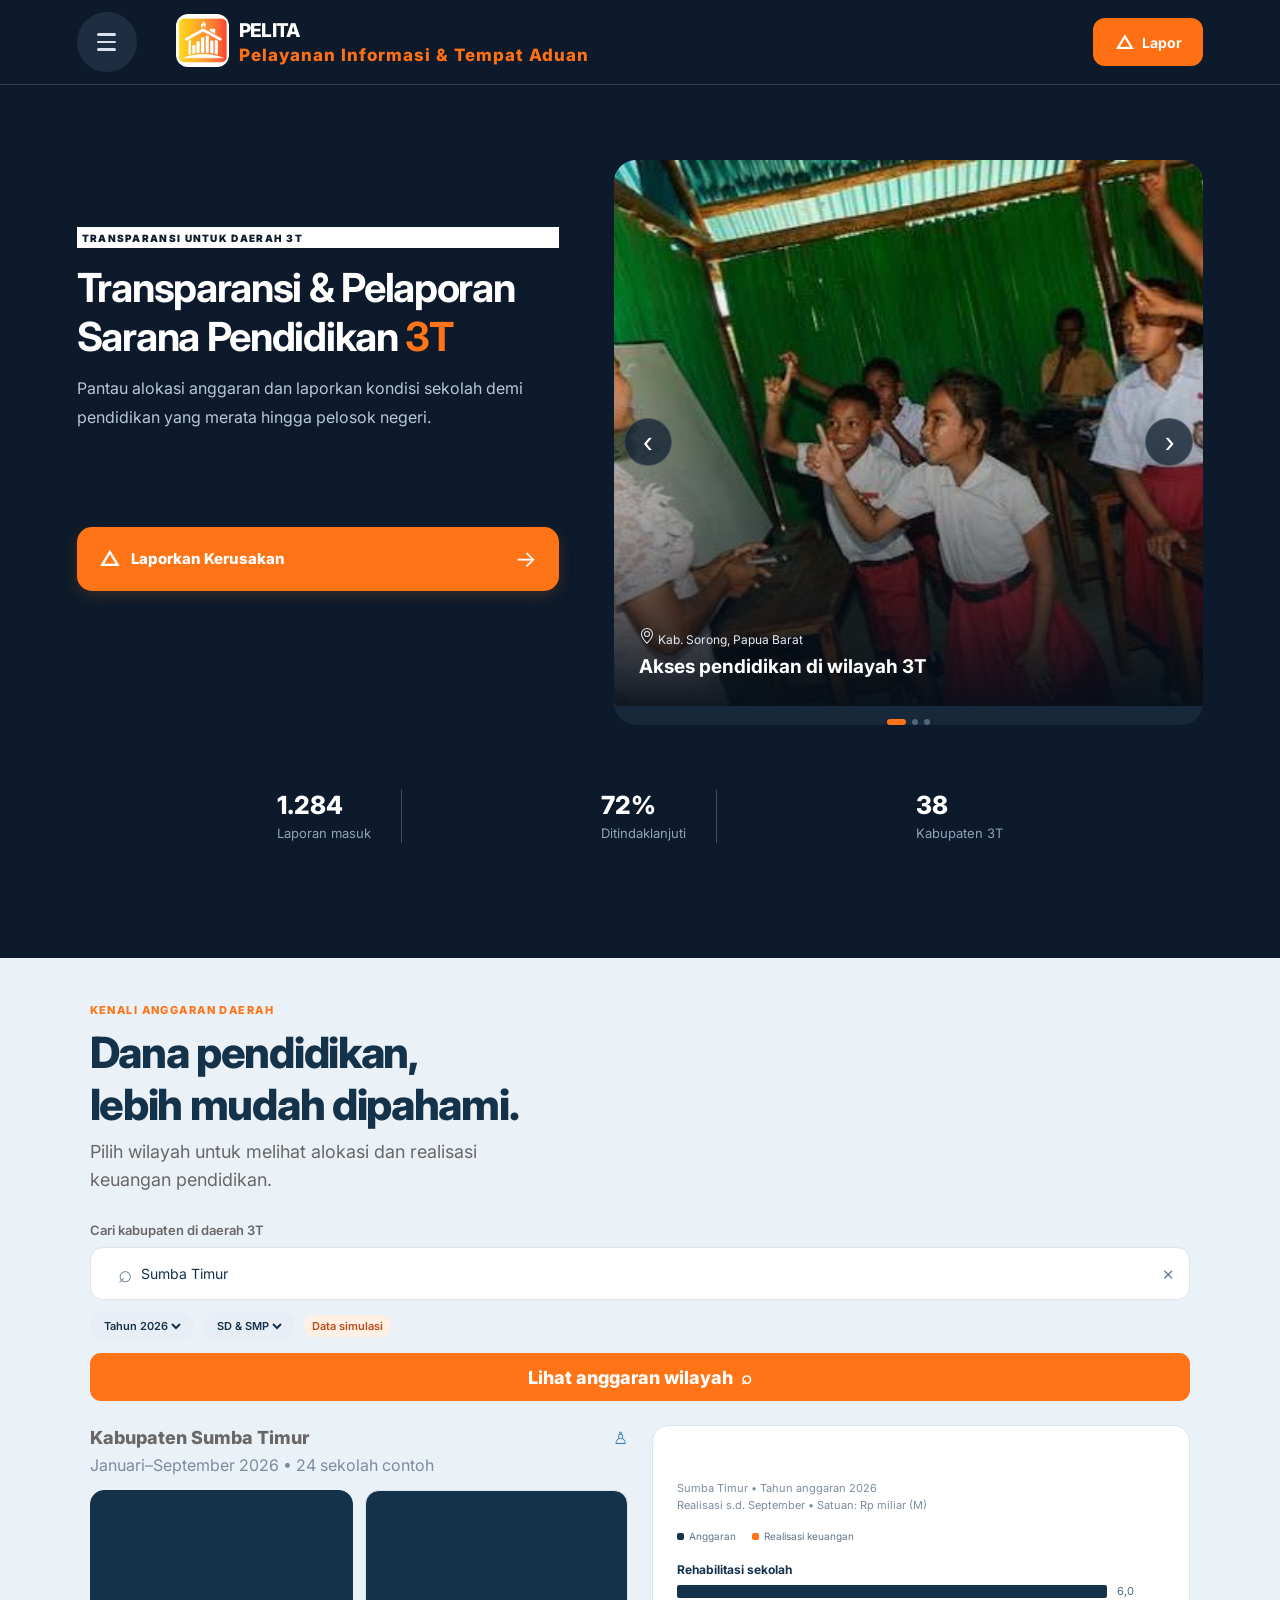
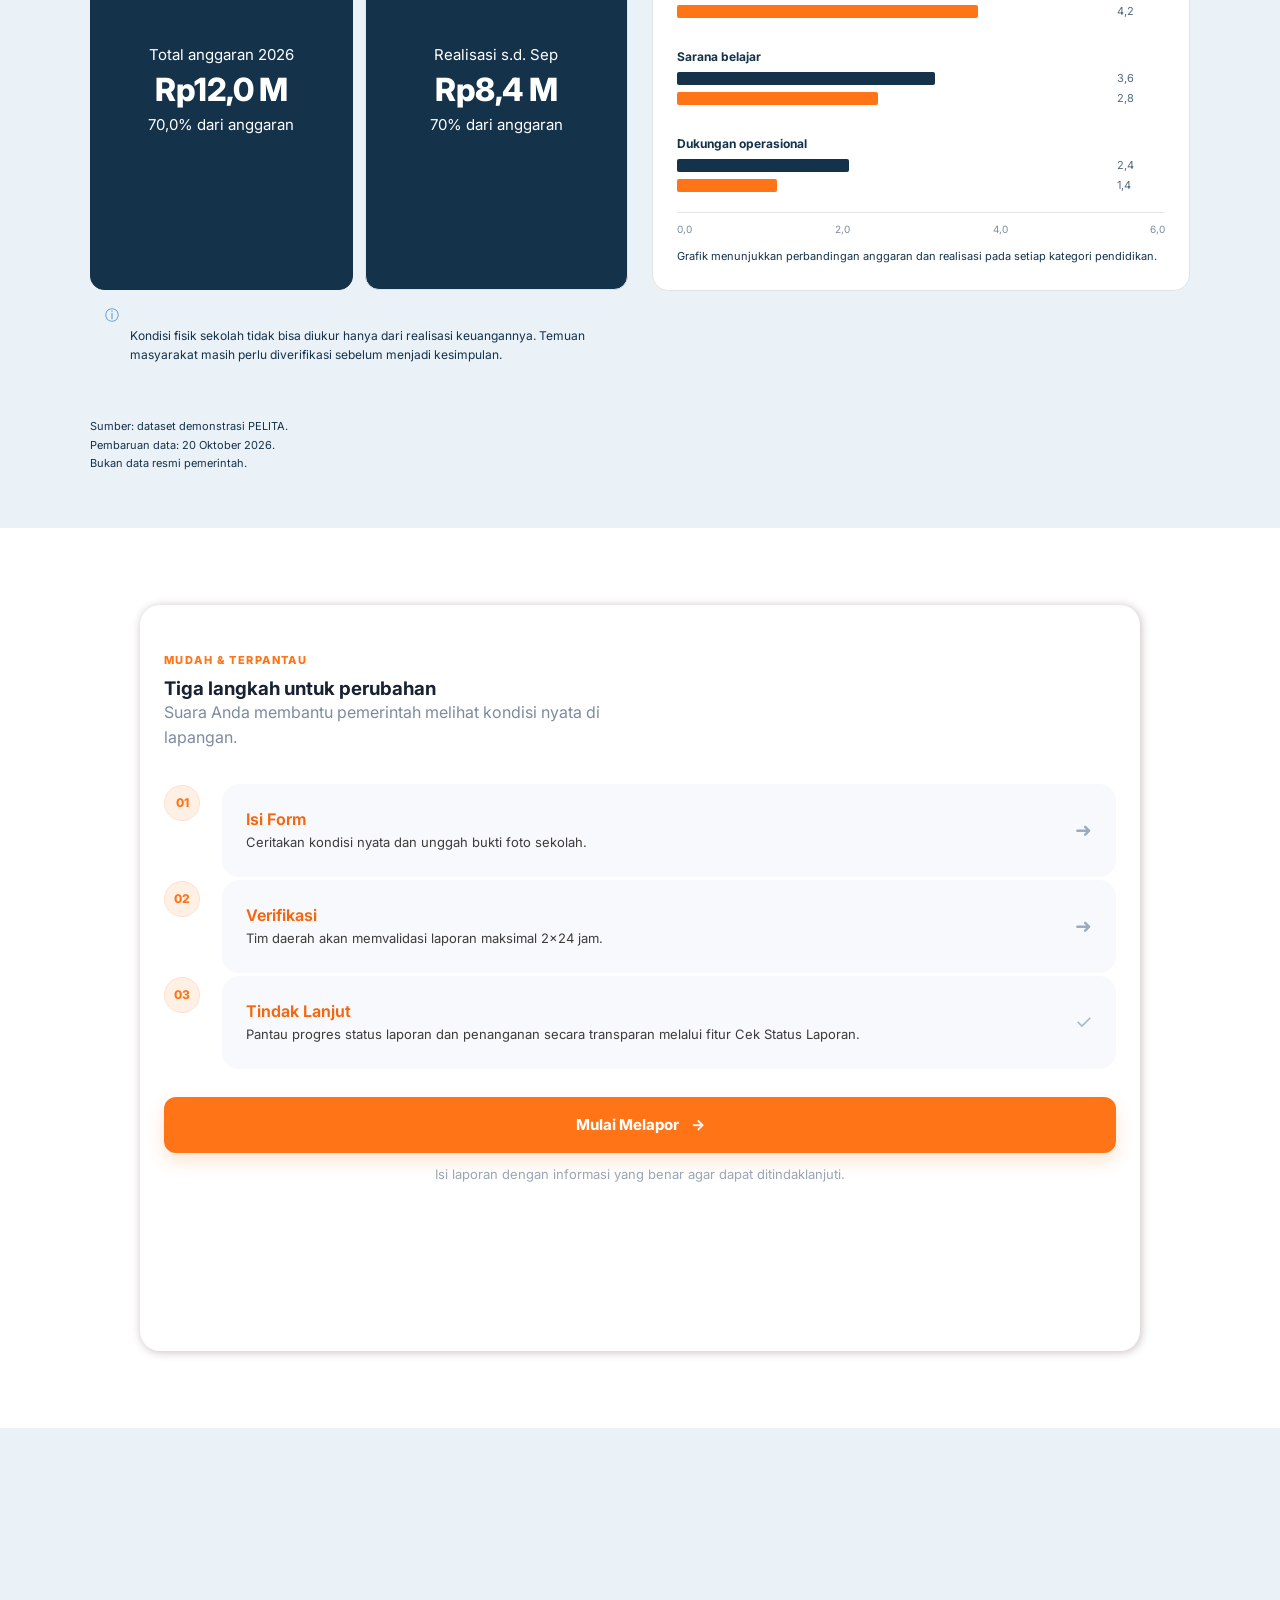
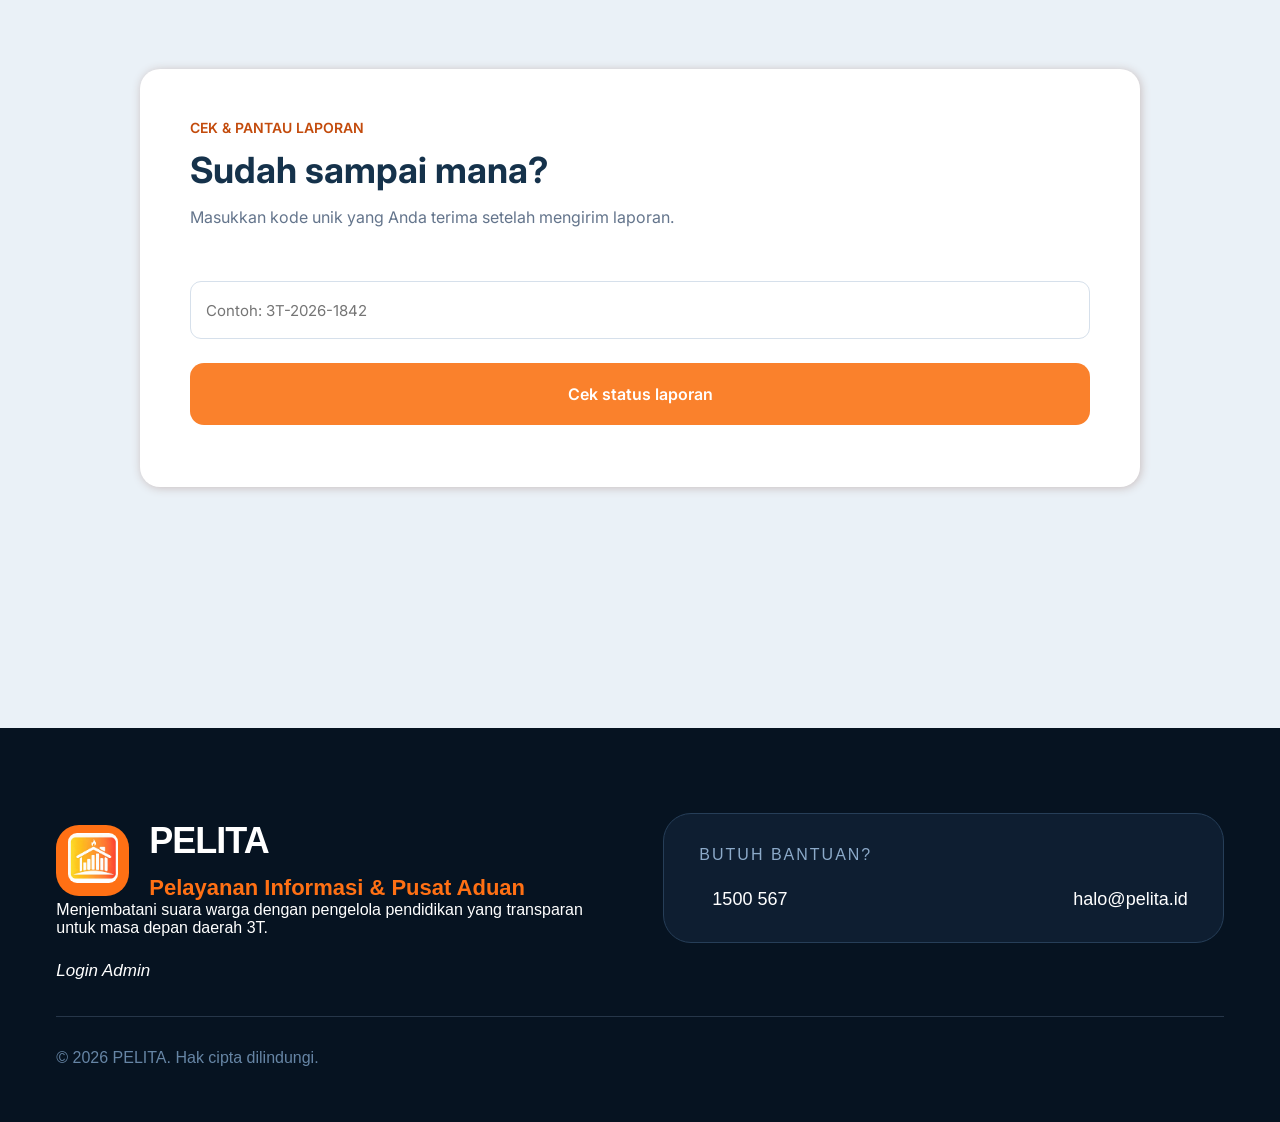
<file: index.html>
<!DOCTYPE html>
<html lang="id">
<head>
    <meta charset="UTF-8">
    <meta name="viewport" content="width=device-width, initial-scale=1.0">
    <title>PELITA (Pelayanan Informasi & Pusat Aduan)</title>
    <link rel="stylesheet" href="style.css">
    <!-- Font dari Google Fonts -->
    <link rel="preconnect" href="https://fonts.googleapis.com">
    <link rel="preconnect" href="https://fonts.gstatic.com" crossorigin>
    <link href="https://fonts.googleapis.com/css2?family=Inter:wght@400;500;600;700;800&display=swap"
          rel="stylesheet">
</head>

<body>
    <!--------------------------------------------- Navbar & Logo ---------------------------------------------->
    <!-- Navigasi -->
     <header class="navbar">
    <!-- Bagian Atas Navbar -->
    <div class="navbar-top">
        <!-- Button Navigasi -->
        <button
            class="menu-button"
            id="menuButton"
            type="button"
            aria-label="Buka menu"
            aria-expanded="false"
            aria-controls="navMenu">
            <span></span>
            <span></span>
            <span></span>
        </button>
        <!-- Pelita -->
        <a href="#hero-section" class="brand">
            <span class="brand-icon">
                <img src="aset/logo PELITA.jpeg" alt="Logo PELITA">
            </span>
            <span class="brand-text">
                <strong>PELITA</strong>
                <small>
                    Pelayanan Informasi & Tempat Aduan
                </small>
            </span>
        </a>

        <!-- Button Lapor -->
        <a href="#keseluruhan-section-form" class="report-button">
            <span>△</span>
            Lapor
        </a>
    </div>
    <!-- Menu Navigasi -->
    <nav class="nav-menu" id="navMenu">
        <a href="#hero-section">Beranda</a>
        <a href="#Fitur-Dana-Anggaran">
            Cek Data Anggaran
        </a>
        <a href="#keseluruhan-section-form">
            Form Laporan
        </a>
        <a href="#status-container">
            Cek Status Laporan
        </a>
        <a href="login-admin.html" class="login-admin">
            Login Admin
        </a>
    </nav>
</header>

    <!------------------------------------------- Hero Section ----------------------------------------------->
    <!-- HERO SECTION -->
<main id="isi-seluruh-fitur">
    <section id="hero-section">
        <!-- Bagian teks pengenalan -->
        <section class="hero-content">
            <p class="text-awal">
                TRANSPARANSI UNTUK DAERAH 3T
            </p>
            <h1>
                Transparansi &amp; Pelaporan
                Sarana Pendidikan <span>3T</span>
            </h1>
            <p class="hero-description">
                Pantau alokasi anggaran dan laporkan kondisi sekolah
                demi pendidikan yang merata hingga pelosok negeri.
            </p>
        </section>

        <!-- SLIDER FOTO -->
        <section class="slider" aria-label="Kegiatan pendidikan">
            <div class="slides">
                <!-- Slide pertama -->
                <article class="slide active">
                    <img
                        src="aset/Kegiatan belajar mengajar di pelosok.jpg"
                        alt="Akses Pendidikan 3T 1"
                    >
                    <div class="slide-overlay"></div>
                    <div class="slide-caption">
                        <p class="location">
                            <svg xmlns="http://www.w3.org/2000/svg" width="16" height="16" fill="currentColor" class="bi bi-geo-alt" viewBox="0 0 16 16"><path d="M12.166 8.94c-.524 1.062-1.234 2.12-1.96 3.07A32 32 0 0 1 8 14.58a32 32 0 0 1-2.206-2.57c-.726-.95-1.436-2.008-1.96-3.07C3.304 7.867 3 6.862 3 6a5 5 0 0 1 10 0c0 .862-.305 1.867-.834 2.94M8 16s6-5.686 6-10A6 6 0 0 0 2 6c0 4.314 6 10 6 10"/><path d="M8 8a2 2 0 1 1 0-4 2 2 0 0 1 0 4m0 1a3 3 0 1 0 0-6 3 3 0 0 0 0 6"/></svg> Kab. Sorong, Papua Barat
                        </p>
                        <h2>Akses pendidikan di wilayah 3T</h2>
                    </div>
                </article>

                <!-- Slide kedua -->
                <article class="slide">
                    <img
                        src="aset/Ruang kelas yang perlu perbaikan.jpg"
                        alt="Akses Pendidikan 3T 2"
                    >
                    <div class="slide-overlay"></div>
                    <div class="slide-caption">
                        <p class="location">
                            <svg xmlns="http://www.w3.org/2000/svg" width="16" height="16" fill="currentColor" class="bi bi-geo-alt" viewBox="0 0 16 16"><path d="M12.166 8.94c-.524 1.062-1.234 2.12-1.96 3.07A32 32 0 0 1 8 14.58a32 32 0 0 1-2.206-2.57c-.726-.95-1.436-2.008-1.96-3.07C3.304 7.867 3 6.862 3 6a5 5 0 0 1 10 0c0 .862-.305 1.867-.834 2.94M8 16s6-5.686 6-10A6 6 0 0 0 2 6c0 4.314 6 10 6 10"/><path d="M8 8a2 2 0 1 1 0-4 2 2 0 0 1 0 4m0 1a3 3 0 1 0 0-6 3 3 0 0 0 0 6"/></svg> Kab. Alor, Nusa Tenggara Timur
                        </p>
                        <h2>Kondisi fasilitas sekolah di daerah perbatasan</h2>
                    </div>
                </article>

                <!-- Slide ketiga -->
                <article class="slide">
                    <img
                        src="aset/Kegiatan belajar mengajar di sumbar.jpg"
                        alt="Akses Pendidikan 3T 3"
                    >
                    <div class="slide-overlay"></div>
                    <div class="slide-caption">
                        <p class="location">
                             <svg xmlns="http://www.w3.org/2000/svg" width="16" height="16" fill="currentColor" class="bi bi-geo-alt" viewBox="0 0 16 16"><path d="M12.166 8.94c-.524 1.062-1.234 2.12-1.96 3.07A32 32 0 0 1 8 14.58a32 32 0 0 1-2.206-2.57c-.726-.95-1.436-2.008-1.96-3.07C3.304 7.867 3 6.862 3 6a5 5 0 0 1 10 0c0 .862-.305 1.867-.834 2.94M8 16s6-5.686 6-10A6 6 0 0 0 2 6c0 4.314 6 10 6 10"/><path d="M8 8a2 2 0 1 1 0-4 2 2 0 0 1 0 4m0 1a3 3 0 1 0 0-6 3 3 0 0 0 0 6"/></svg> Kab. Mentawai, Sumatera Barat
                        </p>
                        <h2>Semangat belajar siswa di pelosok negeri</h2>
                    </div>
                </article>
            </div>

            <!-- Tombol untuk berpindah slide -->
            <button class="slider-arrow prev"
                    aria-label="Foto sebelumnya">
                ‹
            </button>
            <button class="slider-arrow next"
                    aria-label="Foto berikutnya">
                ›
            </button>

            <!-- Titik indikator slide -->
            <div class="slider-dots" aria-label="Pilih foto">
                <button class="dot active" aria-label="Foto 1"></button>
                <button class="dot" aria-label="Foto 2"></button>
                <button class="dot" aria-label="Foto 3"></button>
            </div>
        </section> <br>

        <!---------------------------------- TOMBOL LAPORAN ---------------------------->
        <a href="#keseluruhan-section-form" class="main-report-button" id="laporkan">
            <span class="warning-icon">△</span>
            <strong>Laporkan Kerusakan</strong>
            <span class="report-arrow">→</span>
        </a> <br> <br>

        <!-------------------------------------- STATISTIK ----------------------------------->
        <section class="statistics" aria-label="Statistik laporan">
            <div class="stat-item">
                <strong>1.284</strong>
                <span>Laporan masuk</span>
            </div>

            <div class="stat-item">
                <strong>72%</strong>
                <span>Ditindaklanjuti</span>
            </div>

            <div class="stat-item">
                <strong>38</strong>
                <span>Kabupaten 3T</span>
            </div>
        </section>
    </section>
    
    


        <!-------------------------------------- Dana Anggaran ----------------------------------->
    <section id="Fitur-Dana-Anggaran">
        <div class="page-header">
            <p class="eyebrow">KENALI ANGGARAN DAERAH</p>
            <h1>
                Dana pendidikan,<br>
                lebih mudah dipahami.
            </h1>
            <p class="intro">
                Pilih wilayah untuk melihat alokasi dan realisasi
                keuangan pendidikan.
            </p>
        </div>

        <!-- FORM PENCARIAN -->
        <section class="search-section">
            <label for="regionSearch" style="color: rgb(106, 103, 103)">
                Cari kabupaten di daerah 3T
            </label>
            <form id="searchForm">
                <div class="search-box">
                    <span class="search-icon" aria-hidden="true">⌕</span>
                    <input
                        type="search"
                        id="regionSearch"
                        list="regionOptions"
                        placeholder="Cari nama kabupaten..."
                        value="Sumba Timur"
                        autocomplete="off"
                        required
                    >
                    <datalist id="regionOptions">
                        <option value="Sumba Timur">
                        <option value="Alor">
                        <option value="Asmat">
                        <option value="Pegunungan Bintang">
                    </datalist>
                    <button type="button" id="clearSearch"
                            aria-label="Kosongkan pencarian">
                        ×
                    </button>
                </div>

                <div class="filter-row">
                    <label class="filter-chip">
                        <span class="sr-only">Tahun anggaran</span>
                        <select id="yearFilter">
                            <option value="2026">Tahun 2026</option>
                            <option value="2025">Tahun 2025</option>
                        </select>
                    </label>
                    <label class="filter-chip">
                        <span class="sr-only">Jenjang pendidikan</span>
                        <select id="levelFilter">
                            <option value="SD & SMP">SD & SMP</option>
                            <option value="SD">SD</option>
                            <option value="SMP">SMP</option>
                        </select>
                    </label>
                    <span class="demo-badge">Data simulasi</span>
                </div>

                <button type="submit" class="search-button">
                    Lihat anggaran wilayah
                    <span aria-hidden="true">⌕</span>
                </button>
            </form>
            <p id="searchMessage" class="search-message"
               role="status" aria-live="polite"></p>
        </section>

        <!-- HASIL PENCARIAN -->
        <section class="result-section" aria-live="polite">
            <div class="region-heading">
                <h2 id="regionTitle" style="color: rgb(106, 103, 103)">Kabupaten Sumba Timur</h2>
                <span class="region-icon" aria-hidden="true">♙</span>
            </div>
            <p class="period-text" id="periodText" style="font-size: medium;">
                Januari–September 2026
            </p>

            <!-- KARTU RINGKASAN -->
            <div class="summary-grid">
                <article class="summary-card budget-card">
                    <p style="color: white">Total anggaran <span id="budgetYear">2026</span></p>
                    <strong id="totalBudget">Rp12,0 M</strong>
                    <small style="color: white" id="realizationNote">Alokasi satu tahun</small>
                </article>
                <article class="summary-card realization-card">
                    <p>Realisasi s.d. Sep</p>
                    <strong id="totalRealization">Rp8,4 M</strong>
                    <small id="realizationNote" style="color: white">70% dari anggaran</small>
                </article>
            </div>

            <!-- GRAFIK -->
            <article class="chart-card">
                <div class="chart-heading">
                    <h2>Anggaran vs realisasi keuangan</h2>
                    <p id="chartSubtitle">
                        Sumba Timur • Tahun anggaran 2026
                    </p>
                    <p class="chart-unit">
                        Realisasi s.d. September • Satuan: Rp miliar (M)
                    </p>
                </div>

                <!-- LEGEND -->
                <div class="chart-legend">
                    <span>
                        <i class="legend-dot budget-dot"></i>
                        Anggaran
                    </span>
                    <span>
                        <i class="legend-dot realization-dot"></i>
                        Realisasi keuangan
                    </span>
                </div>
                <!-- Batang grafik dibuat JavaScript -->
                <div id="chartContent" class="chart-content">
                    <p>Memuat data anggaran...</p>
                </div>
                <!-- Sumbu grafik dibuat JavaScript -->
                <div class="chart-axis" id="chartAxis"></div>
                <p class="chart-footnote">
                    Grafik menunjukkan perbandingan anggaran dan
                    realisasi pada setiap kategori pendidikan.
                </p>
            </article>

            <!-- CATATAN TRANSPARANSI -->
            <aside class="notice">
                <span class="notice-icon" aria-hidden="true">ⓘ</span>
                <p>
                    Kondisi fisik sekolah tidak bisa diukur hanya
                    dari realisasi keuangannya. Temuan masyarakat
                    masih perlu diverifikasi sebelum menjadi kesimpulan.
                </p>
            </aside>

            <!-- SUMBER DATA -->
            <footer class="page-footer">
                <p>Sumber: dataset demonstrasi PELITA.</p>
                <p>Pembaruan data: 20 Oktober 2026.</p>
                <p>Bukan data resmi pemerintah.</p>
            </footer>
        </section>
    </section>
        <!-------------------------------------- Dana Anggaran ----------------------------------->


    
        <!---------------------------------- Step & Form Laporan --------------------------------->
    <section id="keseluruhan-section-form">
        <section id="bagian-steps">
            <p class="eyebrow">MUDAH &amp; TERPANTAU</p>
            <h1 style="color: #182235;">Tiga langkah untuk perubahan</h1>
            <p class="intro">Suara Anda membantu pemerintah melihat kondisi nyata di lapangan.</p>

            <!-- Daftar tiga langkah pelaporan -->
            <div class="steps-list">
                <!-- Langkah 1 -->
                 <article class="step">
                    <span class="step-number">01</span>
                    <div class="step-card">
                        <div>
                            <h2>Isi Form</h2>
                            <p>Ceritakan kondisi nyata dan unggah bukti foto sekolah.</p>
                        </div>
                        <span class="step-icon" aria-hidden="true">➜</span>
                    </div>
                 </article>

                <!-- Langkah 2 -->
                <article class="step">
                    <span class="step-number">02</span>
                    <div class="step-card">
                        <div>
                            <h2>Verifikasi</h2>
                            <p>
                                Tim daerah akan memvalidasi laporan maksimal 2×24 jam.
                            </p>
                        </div>
                        <span class="step-icon" aria-hidden="true">➜</span>
                    </div>
                </article>

                <!-- Langkah 3 -->
                <article class="step">
                    <span class="step-number">03</span>
                    <div class="step-card">
                        <div>
                            <h2>Tindak Lanjut</h2>
                            <p>
                                Pantau progres status laporan dan penanganan secara transparan melalui fitur Cek Status Laporan.
                            </p>
                        </div>
                        <span class="step-icon done" aria-hidden="true">✓</span>
                    </div>
                </article>

            </div>
            <!-- Tombol untuk membuka form pelaporan -->
            <button
                class="primary-button start-button"
                id="open-report"
                type="button">Mulai Melapor <span aria-hidden="true">→</span>
            </button>
            <p class="privacy-note">
                Isi laporan dengan informasi yang benar agar dapat ditindaklanjuti.
            </p>
        </section>
    </section>

    <!----------------------------------- MODAL FORM PELAPORAN --------------------------------->
    <div  class="modal-backdrop"
        id="report-modal"
        aria-hidden="true">

        <section
            class="modal-card report-modal-card"
            role="dialog"
            aria-modal="true"
            aria-labelledby="form-title">

            <!-- Pegangan modal pada tampilan HP -->
            <div class="modal-handle" aria-hidden="true"></div>

            <!-- Tombol tutup form -->
            <button
                class="close-button"
                id="close-report"
                type="button"
                aria-label="Tutup form">
                ×
            </button>

            <p class="eyebrow">FORM PELAPORAN</p>

            <h2 id="form-title" style="color: #0c1a2b;">Laporkan Kerusakan</h2>

            <form id="report-form">

                <!-- Input nama sekolah -->
                <label for="school-name">Nama sekolah</label>

                <div class="input-wrap">
                    <span class="field-icon" aria-hidden="true">⌂</span>

                    <input
                        type="text"
                        id="school-name"
                        name="schoolName"
                        placeholder="Contoh: SD Negeri 4 Alor"
                        maxlength="120"
                        required>
                </div>


                <!-- Pilihan jenis kerusakan -->
                <label for="damage-type">Jenis kerusakan</label>

                <div class="input-wrap select-wrap">
                    <select
                        id="damage-type"
                        name="damageType"
                        required>

                        <option value="" selected disabled>
                            Pilih jenis kerusakan
                        </option>
                        <option value="Ruang kelas">Ruang kelas</option>
                        <option value="Toilet / sanitasi">Toilet / sanitasi</option>
                        <option value="Atap / plafon">Atap / plafon</option>
                        <option value="Meja dan kursi">Meja dan kursi</option>
                        <option value="Laboratorium">Laboratorium</option>
                        <option value="Perpustakaan">Perpustakaan</option>
                        <option value="Listrik">Listrik</option>
                        <option value="Air bersih">Air bersih</option>
                        <option value="Lainnya">Lainnya</option>
                    </select>

                    <span class="select-chevron" aria-hidden="true">⌄</span>
                </div>


                <!-- Input lokasi sekolah -->
                <label for="school-location">Lokasi sekolah</label>

                <div class="input-wrap">
                    <span class="field-icon" aria-hidden="true">♧</span>

                    <input
                        type="text"
                        id="school-location"
                        name="location"
                        placeholder="Kabupaten, Provinsi"
                        maxlength="160"
                        required>
                </div>


                <!-- Deskripsi kerusakan -->
                <label for="description">Deskripsikan kerusakanya secara singkat</label>

                <textarea
                    id="description"
                    name="description"
                    placeholder="Ceritakan kondisi sarana yang perlu ditindaklanjuti..."
                    maxlength="1000"
                    required></textarea>


                <!-- Upload foto bukti (opsional) -->
                <label class="upload-box" for="evidence">

                    <span class="upload-icon" aria-hidden="true">▣</span>

                    <span
                        class="upload-label"
                        id="upload-label">
                        Tambahkan foto bukti
                    </span>

                    <span class="optional-label">Opsional</span>
                </label>

                <input
                    type="file"
                    id="evidence"
                    name="evidence"
                    accept="image/*"
                    class="visually-hidden">

                <!-- Informasi foto yang dipilih -->
                <div
                    class="file-preview"
                    id="file-preview"
                    aria-live="polite">
                </div>


                <!-- Pesan kesalahan form -->
                <p
                    class="form-error"
                    id="form-error"
                    role="alert">
                </p>


                <!-- Tombol kirim laporan -->
                <button
                    class="primary-button submit-button"
                    type="submit">

                    Kirim Laporan <span aria-hidden="true">→</span>
                </button>
            </form>
        </section>
    </div>


    <!-------------------- Modal Konfirmasi Jika Laporan Berhasil ------------------->
    <div
        class="modal-backdrop success-backdrop"
        id="success-modal"
        aria-hidden="true">

        <section
            class="modal-card success-card"
            role="dialog"
            aria-modal="true"
            aria-labelledby="success-title">

            <!-- Ikon centang hijau -->
            <div class="success-check" aria-hidden="true">✓</div>

            <p class="eyebrow centered">LAPORAN TERKIRIM</p>

            <h2 id="success-title" style="color: #0c1a2b;">
                Terima kasih telah peduli.
            </h2>

            <p class="success-description">
                Tim verifikasi akan mengecek laporan dan bukti Anda
                dalam 2×24 jam.
            </p>


            <!-- Kode laporan dibuat oleh JavaScript -->
            <div class="report-code-box">

                <span>KODE LAPORAN</span>

                <strong id="generated-code">-</strong>

            </div>

            <p class="code-hint">
                Simpan kode ini untuk mengecek status laporan
                pada fitur pelacakan.
            </p>


            <!-- Tombol kembali ke halaman utama -->
            <button
                class="primary-button"
                id="back-home"
                type="button">

                Kembali ke Beranda
            </button>
        </section>
    </div>
     <!---------------------------------- Step & Form Laporan --------------------------------->
     


      <!---------------------------------- Cek Status Laporan --------------------------------->
    <!-- Font Poppins Yang Digunakan -->
    <link rel="preconnect" href="https://fonts.googleapis.com">
    <link rel="preconnect" href="https://fonts.gstatic.com" crossorigin>
    <link href="https://fonts.googleapis.com/css2?family=Poppins:wght@400;500;600;700&display=swap" rel="stylesheet">

    <!-- Bagian Cek Status -->
    <section id="status-container">
        <section class="status-form">
            <h6>CEK & PANTAU LAPORAN</h6>
            <h1>Sudah sampai mana?</h1>
            <p class="description">
                Masukkan kode unik yang Anda terima setelah
                mengirim laporan.
            </p>

            <form id="formCekStatus">
                <label for="kodeLaporan">Kode laporan</label>
                <input
                    type="text"
                    id="kodeLaporan"
                    placeholder="Contoh: 3T-2026-1842"
                    autocomplete="off"
                    required
                >

                <button type="submit" class="btn-cek">
                    Cek status laporan
                </button>
            </form>

            <p id="pesanError" class="error-message"></p>
        </section>
    </section>


    <!-- Modal Status Laporan -->
    <div class="modal-overlay" id="modalStatus" aria-hidden="true">
        <div class="modal-content" role="dialog"
             aria-modal="true" aria-labelledby="judulLaporan">

            <!-- Tombol Tutup -->
            <button class="btn-close" id="btnClose"
                    aria-label="Tutup modal">&times;</button>

            <!-- Informasi Laporan -->
            <div class="report-header">
                <div class="report-code">
                    <span>KODE LAPORAN</span>
                    <h2 id="hasilKode">-</h2>
                </div>

                <div class="status-badge" id="statusBadge">
                    <span class="status-dot"></span>
                    <span id="hasilStatus">Diproses</span>
                </div>
            </div>

            <div class="report-info">
                <h3 id="judulLaporan">Judul laporan</h3>
                <p id="lokasiLaporan">Lokasi laporan</p>
            </div>

            <!-- Timeline Status -->
            <div class="timeline">
                <!-- Tahap 1 -->
                <div class="timeline-item completed" id="tahap1">
                    <div class="timeline-marker">
                        <span>✓</span>
                    </div>
                    <div class="timeline-info">
                        <h4>Terverifikasi</h4>
                        <p id="tanggalVerifikasi">Menunggu verifikasi</p>
                    </div>
                </div>

                <!-- Tahap 2 -->
                <div class="timeline-item active" id="tahap2">
                    <div class="timeline-marker">
                        <span>◷</span>
                    </div>
                    <div class="timeline-info">
                        <h4>Diproses Dinas</h4>
                        <p id="tanggalProses">Menunggu proses</p>
                    </div>
                </div>

                <!-- Tahap 3 -->
                <div class="timeline-item" id="tahap3">
                    <div class="timeline-marker">
                        <span>✓</span>
                    </div>
                    <div class="timeline-info">
                        <h4>Selesai</h4>
                        <p id="tanggalSelesai">Menunggu tindak lanjut</p>
                    </div>
                </div>
            </div>
        
            <!-- Catatan -->
            <div class="report-note">
                <strong>Informasi:</strong>
                <span id="catatanLaporan">
                    Pantau perkembangan laporan Anda melalui kode unik ini.
                </span>
            </div>
        </div>
    </div>
      <!---------------------------------- Cek Status Laporan  --------------------------------->
 </main>





<!-- Footer -->
 
<!-- FOOTER -->
<footer class="footer">
    <div class="footer-container">
        <!-- Bagian Atas -->
        <div class="footer-main">
            <!-- Logo -->
            <div class="footer-brand">
                <div class="brand-header">
                    <!-- LOGO -->
                    <div class="logo">
                       <img src="aset/logo PELITA.jpeg" alt="Logo Pelita">
                    </div>

                    <!-- Pelita -->
                    <div class="brand-title">
                        <h2>PELITA</h2>
                        <h3>Pelayanan Informasi & Pusat Aduan</h3>
                    </div>
                </div>
                <!-- Misi -->
                <p class="Misi">
                    Menjembatani suara warga dengan pengelola pendidikan yang transparan
                    untuk masa depan daerah 3T.
                </p>
            </div>


            <!-- Kotak Bantuan -->
            <div class="footer-contact">
                <h4>BUTUH BANTUAN?</h4>
                <div class="contact-items">
                    <!-- NOMOR TELEPON -->
                    <a href="tel:1500567" class="contact-item">
                        <i class="bi bi-telephone"></i>
                        <span>1500 567</span>
                    </a>


                    <!-- gmail -->
                    <a href="mailto:halo@pelita.id"
                       class="contact-item">
                        <i class="bi bi-envelope"></i>
                        <span>halo@pelita.id</span>
                    </a>
                </div>
            </div>
        </div> <br>

                <!-- Login Admin -->
                <div id="login-admin">
                <a href="login-admin.html" class="admin-link">
                    <i class="bi bi-shield-lock">Login Admin</i>
                </a>
                </div>
    </div>
        </div>


        <!-- Hak Cipta -->
        <div class="footer-bottom">
            <p>© 2026 PELITA. Hak cipta dilindungi.</p>
        </div>
    </div>
</footer>

<!-- Menghubungkan file JavaScript -->
<script src="script.js"></script>
</body>
</html>
</file>
<file: style.css>
/* Riset Default */
* {
    margin: 0;
    padding: 0;
    box-sizing: border-box;
}

:root {
    --navy: #0c1a2b;
    --navy-light: #13253a;
    --orange: #ff7514;
    --white: #ffffff;
    --muted: #a8bad0;
}

html {
    scroll-behavior: smooth;
}

body {
    font-family: "Inter", sans-serif;
    background: var(--navy);
    color: var(--white);
    min-height: 100vh;
    justify-content: center;
}
#isi-seluruh-fitur {
    padding: 0%;
}
a {
    color: inherit;
    text-decoration: none;
}
button {
    font: inherit;
    cursor: pointer;
}
/* Reset Navbar */
.navbar,
.navbar * {
    box-sizing: border-box;
}

/* Navbar Utama */
.navbar {
    width: 100%;
    padding: 12px 35px;
    background: #0c1a2b;
    border-bottom: 1px solid #344255;
    display: flex;
    flex-direction: column;
    gap: 12px;
    position: relative;
    z-index: 1000;
}
/* Baris Utama Navbar */
.navbar-top {
    width: 100%;
    display: flex;
    flex-direction: row;
    align-items: center;
    gap: 15px;
}
/* Pelita */
.brand {
    display: flex;
    align-items: center;
    gap: 10px;
    text-decoration: none;
    min-width: 0;
    margin-right: auto;
}
/* Button Lapor */
.report-button {
    display: flex;
    align-items: center;
    justify-content: center;
    gap: 7px;
    width: auto;
    min-width: 110px;
    min-height: 48px;
    padding: 10px 20px;
    background: #ff7014;
    color: #ffffff;
    border-radius: 12px;
    font-size: 16px;
    font-weight: 700;
    text-decoration: none;
    white-space: nowrap;
    flex-shrink: 0;
}

.menu-button {
    width: 60px !important;
    height: 60px !important;
    min-width: 60px;
    padding: 0 !important;
    flex-shrink: 0;
    border: none !important;
    border-radius: 50% !important;
    background: #1d2d42;
    display: flex;
    flex-direction: column;
    align-items: center;
    justify-content: center;
    gap: 5px;
    cursor: pointer;
    z-index: 1002;
    transition: background 0.3s ease;
}
.menu-button:hover {
    background: #293d56;
}
.menu-button span {
    display: block;
    width: 19px;
    height: 2.5px;
    background: #d8e1ed;
    border-radius: 5px;
    transition: all 0.3s ease;
}
/* Animasi Navbar x */
.menu-button.active span:nth-child(1) {
    transform: translateY(7.5px) rotate(45deg);
}
.menu-button.active span:nth-child(2) {
    opacity: 0;
}
.menu-button.active span:nth-child(3) {
    transform: translateY(-7.5px) rotate(-45deg);
}
Logo Pelita
/* .brand {
    display: flex;
    align-items: center;
    gap: 10px;
    text-decoration: none;
    min-width: 0;
} */
.brand-icon {
    display: flex;
    flex-shrink: 0;
}
.brand-icon img {
    width: 53px;
    height: 53px;

    object-fit: contain;
    border-radius: 12px;
}
.brand-text {
    display: flex;
    flex-direction: column;
    gap: 3px;
    min-width: 0;
}
.brand-text strong {
    color: #ffffff;
    font-size: 23px;
    font-weight: 800;
    letter-spacing: -0.7px;
}
.brand-text small {
    color: #ff7014;
    font-size: 17px;
    font-weight: 800;
    letter-spacing: 1px;
}
/* Dropdown Navigasi */
.nav-menu {
    position: absolute;
    top: calc(100% + 8px);
    left: 35px;
    width: 260px;
    padding: 12px;
    display: flex;
    flex-direction: column;
    gap: 5px;
    background: #0e1e31;
    border: 1px solid #263e58;
    border-radius: 15px;
    opacity: 0;
    visibility: hidden;
    pointer-events: none;
    transform: translateY(-10px);
    transition:
        opacity 0.3s ease,
        transform 0.3s ease,
        visibility 0.3s ease;
    z-index: 1001;
}
/* Navigasi ketika dibuka */
.nav-menu.active {
    opacity: 1;
    visibility: visible;
    pointer-events: auto;
    transform: translateY(0);
}
/* Link Navigasi */
.nav-menu a {
    display: block;
    width: 100%;
    padding: 12px 14px;
    color: #d8e1ed;
    font-size: 15px;
    font-weight: 500;
    text-decoration: none;
    border-radius: 8px;
    transition: 0.3s ease;
}
.nav-menu a:hover {
    color: #ff7014;
    background: #1d2d42;
}
/* Login Admin */
.nav-menu .login-admin {
    color: #ff7014;
    border-top: 1px solid #263e58;
    border-radius: 0;
    margin-top: 5px;
    padding-top: 15px;
}

/* Button Lapor */
/* .report-button {
    width: 10%;
    min-height: 53px;
    display: flex;
    align-items: center;
    justify-content: center;
    gap: 9px;
    padding: 12px 15px;
    background: #ff7014;
    color: #ffffff;
    border-radius: 15px;
    font-size: 17px;
    font-weight: 700;
    text-decoration: none;
    transition: background 0.3s ease;
} */
.report-button:hover {
    background: #e85d08;
}
.report-button span {
    font-size: 19px;
}

/* Responsif Untuk Tablet (768px - 1024px) */
@media screen and (min-width: 768px) and (max-width: 1024px) {
    .navbar {
        padding: 15px 30px;
        gap: 15px;
    }
    .navbar-top {
        gap: 15px;
    }
    .menu-button {
        width: 55px !important;
        height: 55px !important;
        min-width: 55px;
    }
    .brand-icon img {
        width: 48px;
        height: 48px;
    }
    .brand-text strong {
        font-size: 21px;
    }
    .brand-text small {
        font-size: 14px;
        letter-spacing: 0.5px;
    }
    .nav-menu {
        left: 30px;
        width: 250px;
    }
    .report-button {
        min-height: 48px;
        font-size: 16px;
    }
}

/* Responsif Untuk Handphone (Maksimal 767px) */
@media screen and (max-width: 767px) {
    .navbar {
        padding: 10px 12px;
    }
    .navbar-top {
        gap: 9px;
    }
    .menu-button {
        width: 45px !important;
        height: 45px !important;
        min-width: 45px;
    }
    .brand {
        gap: 6px;
    }
    .brand-icon img {
        width: 38px;
        height: 38px;
    }
    .brand-text strong {
        font-size: 16px;
    }
    .brand-text small {
        font-size: 9px;
        letter-spacing: 0;
    }
    .report-button {
        min-width: 75px;
        min-height: 40px;
        padding: 8px 10px;
        font-size: 13px;
        border-radius: 10px;
    }
}

/* Responsif Untuk Handphone kecil (Maksimal 380px) */
@media screen and (max-width: 380px) {
    .navbar {
        padding: 10px 12px;
    }
    .navbar-top {
        gap: 9px;
    }
    .menu-button {
        width: 45px !important;
        height: 45px !important;
        min-width: 45px;
    }
    .brand-icon img {
        width: 39px;
        height: 39px;
    }
    .brand-text strong {
        font-size: 17px;
    }
    .brand-text small {
        font-size: 9px;
        letter-spacing: 0;
    }
    .nav-menu {
        left: 12px;
        width: min(250px, calc(100% - 24px));
    }
}

/* Hero Section */
#hero-section {
    width: 100%;
    max-width: 1500px;
    margin: 0 auto;
    padding: 29px 19px 24px;
    background: #0c1a2b;
}
.hero-content {
    margin-bottom: 20px;
}
.hero-content .text-awal {
    color: #0c1a2b;
    font-size: 10px;
    font-weight: 900;
    letter-spacing: 1.3px;
    margin-bottom: 15px;
    background-color: var(--white);
    padding: 1%;
    justify-self: left;
}
.hero-content h1 {
    font-size: clamp(27px, 7.1vw, 40px); 
    letter-spacing: -1.3px;
    margin-bottom: 13px;
}
.hero-content h1 span {
    color: var(--orange);
}
.hero-description {
    color: #b7c7d9;
    font-size: 13px;
    line-height: 1.65;
    max-width: 550px;
}

/* Foto Slider */
.slider {
    position: relative;
    width: 100%;
    overflow: hidden;
    border-radius: 16px;
    margin-top: 18px;
    background: #17283b;
}
.slides {
    position: relative;
    aspect-ratio: 1.22 / 1;
}
.slide {
    position: absolute;
    inset: 0;
    opacity: 0;
    visibility: hidden;
    transition: opacity 0.55s ease;
}
.slide.active {
    opacity: 1;
    visibility: visible;
    z-index: 1;
}
.slide img {
    width: 100%;
    height: 100%;
    object-fit: cover;
    display: block;
}
.slide-overlay {
    position: absolute;
    inset: 0;
    background: linear-gradient(
        to top,
        rgba(5, 14, 25, 0.94) 0%,
        rgba(5, 14, 25, 0.35) 36%,
        rgba(5, 14, 25, 0.03) 75%
    );
}
.slide-caption {
    position: absolute;
    z-index: 2;
    left: 14px;
    right: 50px;
    bottom: 15px;
}
.location {
    color: #e2eaf4;
    font-size: 10px;
    margin-bottom: 7px;
}
.location span {
    font-size: 13px;
    margin-right: 3px;
}
.slide-caption h2 {
    font-size: 13px;
    font-weight: 700;
    line-height: 1.4;
}
.slider-arrow {
    position: absolute;
    z-index: 3;
    top: 50%;
    transform: translateY(-50%);
    width: 37px;
    height: 37px;
    border: 1px solid rgba(255, 255, 255, 0.15);
    border-radius: 50%;
    color: white;
    background: rgba(21, 36, 53, 0.78);
    font-size: 28px;
    display: grid;
    place-items: center;
    line-height: 1;
    transition: background 0.2s;
}
.slider-arrow:hover {
    background: var(--orange);
}
.slider-arrow.prev {
    left: 10px;
}
.slider-arrow.next {
    right: 10px;
}
.slider-dots {
    display: flex;
    align-items: center;
    justify-content: center;
    gap: 6px;
    margin-top: 10px;
}
.dot {
    width: 6px;
    height: 6px;
    border: none;
    border-radius: 50%;
    background: #53657a;
    transition: width 0.3s, background 0.3s;
}
.dot.active {
    width: 19px;
    border-radius: 10px;
    background: var(--orange);
}

/* Tombol Laporan */
.main-report-button {
    display: flex;
    align-items: center;
    gap: 10px;
    width: 100%;
    min-height: 52px;
    padding: 13px 17px;
    margin-top: 10px;
    border-radius: 13px;
    background: var(--orange);
    box-shadow: 0 5px 15px rgba(255, 117, 20, 0.17);
    transition: background 0.2s, transform 0.2s;
}
.main-report-button:hover {
    background: #ff8a32;
    transform: translateY(-2px);
}
.warning-icon {
    font-size: 21px;
    font-weight: 700;
}
.main-report-button strong {
    font-size: 13px;
    font-weight: 800;
}
.report-arrow {
    margin-left: auto;
    font-size: 23px;
}

/* Statistik Data Sekolah */
.statistics {
    display: flex;
    flex-direction: row;
    gap: 15%;
    justify-content: center;
    align-items: center;
    margin-bottom: 20px;
}
.stat-item {
    display: flex;
    flex-direction: column;
    gap: 4px;
    min-width: 0;
    padding: 0 10px;
    border-right: 1px solid #405066;
}
.stat-item:first-child {
    padding-left: 0;
}
.stat-item:last-child {
    border-right: none;
    padding-right: 0;
}
.stat-item strong {
    font-size: 15px;
    font-weight: 800;
}
.stat-item span {
    color: #8fa2b9;
    font-size: 9px;
    line-height: 1.5;
}


/* Responsif Untuk Tablet (Layar 600px ke atas) */
@media (min-width: 600px) {
    .navbar {
        min-height: 72px;
        padding: 12px 5%;
    }
    .brand {
        margin-left: 24px;
    }
    .brand-text strong {
        font-size: 19px;
    }
    .report-button {
        padding: 12px 18px;
        font-size: 14px;
    }
    #hero-section {
        padding: 42px 5% 35px;
    }
    .hero-content {
        margin-bottom: 25px;
    }
    .eyebrow {
        font-size: 12px;
        margin-bottom: 18px;
    }
    .hero h1 {
        max-width: 650px;
        font-size: clamp(36px, 5.2vw, 48px);
        line-height: 1.14;
    }
    .hero-description {
        font-size: 15px;
        max-width: 600px;
    }
    .slider {
        margin-top: 25px;
        border-radius: 20px;
    }
    .slides {
        aspect-ratio: 1.65 / 1;
    }
    .slide-caption {
        left: 24px;
        bottom: 23px;
    }
    .location {
        font-size: 12px;
    }
    .slide-caption h2 {
        font-size: 18px;
    }
    .slider-arrow {
        width: 45px;
        height: 45px;
    }
    .slider-dots {
        margin-top: 14px;
    }
    .main-report-button {
        min-height: 62px;
        padding: 16px 22px;
        margin-top: 15px;
        border-radius: 15px;
    }
    .main-report-button strong {
        font-size: 15px;
    }
    .statistics {
        margin-top: 32px;
    }
    .stat-item {
        padding: 0 22px;
    }
    .stat-item strong {
        font-size: 20px;
    }
    .stat-item span {
        font-size: 12px;
    }
}

/* Responsif Untuk Desktop (Layar 1024px ke atas) */
@media (min-width: 1024px) {
    .navbar {
        padding: 12px 6%;
    }
    #hero-section {
        display: grid;
        grid-template-columns: minmax(0, 0.9fr) minmax(0, 1.1fr);
        grid-template-rows: auto auto;
        column-gap: 55px;
        align-items: center;
        padding: 75px 6% 55px;
    }
    .hero-content {
        grid-column: 1;
        grid-row: 1;
        margin: 0;
    }
    .eyebrow {
        font-size: 13px;
        margin-bottom: 22px;
    }
    .hero h1 {
        font-size: clamp(42px, 4vw, 60px);
        letter-spacing: -2px;
        line-height: 1.12;
        margin-bottom: 20px;
    }
    .hero-description {
        font-size: 16px;
        line-height: 1.8;
    }
    .slider {
        grid-column: 2;
        grid-row: 1 / span 2;
        margin: 0;
        border-radius: 22px;
    }
    .slides {
        aspect-ratio: 1.08 / 1;
    }
    .slide-caption {
        left: 25px;
        right: 60px;
        bottom: 25px;
    }
    .slide-caption h2 {
        font-size: 19px;
    }
    .slider-arrow {
        width: 48px;
        height: 48px;
    }
    .slider-dots {
        margin-top: 13px;
    }
    .main-report-button {
        grid-column: 1;
        grid-row: 2;
        align-self: start;
        margin-top: 28px;
        min-height: 64px;
    }
    .main-report-button strong {
        font-size: 15px;
    }
    .statistics {
        grid-column: 1 / -1;
        grid-row: 3;
        margin-top: 65px;
    }
    .stat-item {
        padding: 0 30px;
    }
    .stat-item strong {
        font-size: 25px;
    }
    .stat-item span {
        font-size: 13px;
    }
}

/* Lebar Desktop */
@media (min-width: 1440px) {
    #hero-section {
        padding-top: 95px;
        padding-bottom: 70px;
        column-gap: 75px;
    }
    .hero h1 {
        font-size: 62px;
    }
    .hero-description {
        font-size: 17px;
    }
}
@media (prefers-reduced-motion: reduce) {
    *,
    *::before,
    *::after {
        scroll-behavior: auto !important;
        transition-duration: 0.01ms !important;
    }
}


/* Dana Anggaran */
/* Warna yang digunakan */
:root {
    --navy: #15324b;
    --navy-dark: #102b43;
    --orange: #fa8130;
    --background: #f7f9fc;
    --border: #dce4ec;
    --muted: #78899b;
    --light-blue: #eaf1f7;
}
#Fitur-Dana-Anggaran {
    background: var(--light-blue);
    justify-content: center;
    align-items: center;
    width: 100%;
    max-width: 1500px;
    padding: 13px 15px 24px;
}
button,
input,
select {
    font: inherit;}

button,
select {
    cursor: pointer;}

button:focus-visible,
input:focus-visible,
select:focus-visible {
    outline: 2px solid #4a90d9;
    outline-offset: 3px;
}
.sr-only {
    position: absolute;
    width: 1px;
    height: 1px;
    padding: 0;
    margin: -1px;
    overflow: hidden;
    clip: rect(0, 0, 0, 0);
    white-space: nowrap;
    border: 0;
}


/* Judul */
.page-header {
    margin-bottom: 16px;
    color: var(--navy);
}
.eyebrow {
    color: #b84e19;
    font-size: 9px;
    font-weight: 800;
    margin-bottom: 9px;
}
.page-header h1 {
    color: var(--navy);
    font-size: 22px;
    line-height: 1.2;
    letter-spacing: -0.6px;
    font-weight: 800;
    margin-bottom: 8px;
}
.page-header .intro {
    font-size: large;
    color: rgb(106, 103, 103);
}

/* Pencarian Wilayah */
.search-section {
    margin-bottom: 12px;
    justify-content: center;
}
.search-section > label {
    display: block;
    font-size: 10px;
    font-weight: 600;
    margin-bottom: 9px;
}
.search-box {
    min-height: 40px;
    display: flex;
    align-items: center;
    gap: 9px;
    padding: 0 11px;
    border: 1px solid var(--border);
    border-radius: 11px;
    background: white;
}
.search-icon {
    color: #71869c;
    font-size: 23px;
    line-height: 1;
}
.search-box input {
    flex: 1;
    width: 100%;
    min-width: 0;
    border: none;
    outline: none;
    background: transparent;
    color: var(--navy);
    font-size: 11px;
}
.search-box input:focus-visible {
    outline: none;
}
.search-box button {
    border: none;
    background: transparent;
    color: #71869c;
    font-size: 19px;
    line-height: 1;
}
.filter-row {
    display: flex;
    flex-wrap: wrap;
    align-items: center;
    gap: 6px;
    margin-top: 8px;
}
.filter-chip {
    display: inline-flex;
    border-radius: 20px;
    background: #e8eef5;
    padding: 4px 7px;
}
.filter-chip select {
    max-width: 110px;
    border: none;
    outline: none;
    background: transparent;
    color: var(--navy);
    font-size: 9px;
    font-weight: 600;
}
.demo-badge {
    padding: 4px 8px;
    background: #fff0e6;
    color: #b84e19;
    border-radius: 20px;
    font-size: 9px;
    font-weight: 600;
}
.search-button {
    display: flex;
    align-items: center;
    justify-content: center;
    gap: 8px;
    width: 100%;
    min-height: 33px;
    margin-top: 9px;
    border: none;
    border-radius: 9px;
    background: var(--orange);
    color: white;
    font-size: 10px;
    font-weight: 800;
    transition: background 0.2s;
}
.search-button:hover {
    background: #ff984e;
}
.search-message {
    color: #b84e19;
    font-size: 10px;
    margin-top: 5px;
    min-height: 0;
}
.search-message:empty {
    display: none;
}

/* Judul Wilayah */
.result-section {
    min-width: 0;
}
.region-heading {
    display: flex;
    align-items: center;
    justify-content: space-between;
    gap: 10px;
    margin: 9px 0 4px;
}
.region-heading h2 {
    font-size: 13px;
    font-weight: 800;
    line-height: 1.4;
}
.region-icon {
    color: #397fba;
    font-size: 17px;
}
.period-text {
    color: var(--muted);
    font-size: 9px;
    margin-bottom: 9px;
}

/* Card Anggaran */
.summary-grid {
    display: grid;
    grid-template-columns: 1fr 1fr;
    gap: 8px;
    margin-bottom: 12px;
    text-align: center;
}
.summary-card {
    min-width: 0;
    min-height: 96px;
    border: 1px solid var(--border);
    border-radius: 11px;
    padding: 10px;
    display: flex;
    flex-direction: column;
    justify-content: center;
    gap: 3px;
}
.summary-card p {
    font-size: 9px;
    line-height: 1.4;
}
.summary-card strong {
    font-size: clamp(17px, 5vw, 22px);
    font-weight: 800;
    line-height: 1.35;
    letter-spacing: -0.5px;
    overflow-wrap: anywhere;
}
.summary-card small {
    font-size: 8px;
    line-height: 1.4;
}
.budget-card {
    background: var(--navy);
    color: white;
    border-color: var(--navy);
}
.budget-card p,
.budget-card small {
    color: #bdccda;
}
.realization-card {
    background: var(--navy);
}
.realization-card small {
    color: #c54d20;
}

/* Grafik */
.chart-card {
    min-width: 0;
    padding: 12px 10px 11px;
    background: white;
    border: 1px solid var(--border);
    border-radius: 13px;
    margin-bottom: 12px;
}
.chart-heading h2 {
    font-size: 11px;
    line-height: 1.5;
    font-weight: 800;
    margin-bottom: 3px;
}
.chart-heading p {
    color: var(--muted);
    font-size: 8px;
    line-height: 1.5;
}
.chart-legend {
    display: flex;
    flex-wrap: wrap;
    align-items: center;
    gap: 10px;
    margin: 12px 0 13px;
    font-size: 8px;
    color: #60758a;
}
.chart-legend span {
    display: inline-flex;
    align-items: center;
    gap: 5px;
}
.legend-dot {
    width: 7px;
    height: 7px;
    border-radius: 2px;
    display: inline-block;
}
.budget-dot {
    background: var(--navy);
}
.realization-dot {
    background: var(--orange);
}

/* Grafik dibuat dinamis JavaScript */
.chart-content {
    display: flex;
    flex-direction: column;
    gap: 14px;
}
.category-group {
    min-width: 0;
}
.category-title {
    display: block;
    color: var(--navy);
    font-size: 8px;
    font-weight: 700;
    margin-bottom: 5px;
}
.bar-line {
    display: flex;
    align-items: center;
    gap: 7px;
    min-width: 0;
    margin-bottom: 4px;
}
.bar-track {
    flex: 1;
    min-width: 0;
    height: 7px;
    overflow: visible;
    background: transparent;
}
.bar {
    height: 100%;
    width: 0;
    border-radius: 2px;
    transition: width 0.45s ease;
}
.bar.budget {
    background: var(--navy);
}
.bar.realization {
    background: var(--orange);
}
.bar-value {
    flex: 0 0 32px;
    color: #526b81;
    font-size: 8px;
    text-align: left;
    white-space: nowrap;
}

/* Bar Grafik */
.chart-axis {
    display: flex;
    justify-content: space-between;
    position: relative;
    margin-top: 10px;
    padding-top: 7px;
    border-top: 1px solid #e3e9ef;
    color: var(--muted);
    font-size: 7px;
}
.chart-footnote {
    color: var(--muted);
    font-size: 8px;
    line-height: 1.6;
    margin-top: 13px;
}

/* Note */
.notice {
    display: flex;
    align-items: flex-start;
    gap: 8px;
    padding: 10px;
    margin-bottom: 13px;
    background: #eaf1f7;
    border-radius: 9px;
}
.notice-icon {
    color: #4388c7;
    font-size: 14px;
    flex-shrink: 0;
}
.notice p {
    color: #415a70;
    font-size: 9px;
    line-height: 1.6;
}

/* Sumber */
.page-footer {
    color: var(--muted);
    font-size: 8px;
    line-height: 1.7;
}

/* Responsif Tablet (Mulai dari 600px) */
@media (min-width: 600px) {
    #Fitur-Dana-Anggaran {
       max-width: 1000px;
    }
    .page-header {
        margin-bottom: 24px;
    }
    .eyebrow {
        font-size: 11px;
    }
    .page-header h1 {
        font-size: 34px;
    }
    .intro {
        font-size: 14px;
        max-width: 470px;
    }
    .search-section > label {
        font-size: 12px;
    }
    .search-box {
        min-height: 48px;
        padding: 0 15px;
    }
    .search-box input {
        font-size: 13px;
    }
    .filter-row {
        gap: 9px;
        margin-top: 11px;
    }
    .filter-chip {
        padding: 7px 10px;
    }
    .filter-chip select,
    .demo-badge {
        font-size: 11px;
    }
    .search-button {
        min-height: 44px;
        font-size: 12px;
        margin-top: 12px;
    }
    .region-heading {
        margin-top: 22px;
    }
    .region-heading h2 {
        font-size: 18px;
    }
    .period-text {
        font-size: 11px;
        margin-bottom: 13px;
    }
    .summary-grid {
        gap: 14px;
        margin-bottom: 16px;
    }
    .summary-card {
        min-height: 125px;
        padding: 17px;
        border-radius: 14px;
        background: var(--navy);
    }
    .summary-card p {
        font-size: 12px;
    }
    .summary-card strong {
        font-size: 27px;
    }
    .summary-card small {
        font-size: 10px;
    }
    .chart-card {
        padding: 21px;
        border-radius: 16px;
        margin-bottom: 16px;
    }
    .chart-heading h2 {
        font-size: 16px;
    }
    .chart-heading p {
        font-size: 11px;
    }
    .chart-legend {
        font-size: 10px;
        gap: 16px;
        margin: 17px 0 20px;
    }
    .chart-content {
        gap: 22px;
    }
    .category-title {
        font-size: 11px;
        margin-bottom: 7px;
    }
    .bar-track {
        height: 11px;
    }
    .bar-value {
        flex-basis: 45px;
        font-size: 10px;
    }
    .bar-line {
        gap: 10px;
        margin-bottom: 6px;
    }
    .chart-axis {
        font-size: 9px;
        margin-top: 14px;
        padding-top: 10px;
    }
    .chart-footnote,
    .page-footer {
        font-size: 11px;
        color: var(--navy);
    }
    .notice {
        justify-self: center;
        padding: 15px;
        gap: 11px;
    }
    .notice p {
        color: var(--navy);
        font-size: 12px;
    }
}

/* Responsif untuk Dekstop ( Mulai dari 1024px) */
@media (min-width: 1024px) {
    #Fitur-Dana-Anggaran {
        padding: 45px 7% 55px;
        min-width: 100%;
    }
    .page-header {
        max-width: 680px;
        margin-bottom: 28px;
    }
    .page-header h1 {
        font-size: 43px;
        letter-spacing: -1.3px;
    }
    .intro {
        font-size: 15px;
        max-width: 540px;
    }
    .search-section {
        width: 100%;
        margin-bottom: 24px;
        justify-self: center;
    }
    .search-section > label {
        font-size: 13px;
    }
    .search-box {
        min-height: 53px;
        border-radius: 13px;
    }
    .search-box input {
        font-size: 14px;
    }
    .search-button {
        min-height: 48px;
        border-radius: 11px;
        font-size: large;
    }
    .result-section {
        display: grid;
        grid-template-columns: minmax(0, 1fr) minmax(0, 1fr);
        column-gap: 24px;
        align-items: start;
    }
    .region-heading,
    .period-text,
    .summary-grid {
        grid-column: 1;
    }
    .region-heading {
        margin-top: 0;
    }
    .summary-grid {
        margin-bottom: 0;
        gap: 12px;
    }
    .summary-card {
        padding: 15px;
        min-height: 400px;
        text-align: center;
        font-size: xx-large;
        background: var(--navy);
    }
    .summary-card p, #realizationNote {
        font-size: 15px;
    }
    .summary-card strong {
        font-size: xx-large;
    }
    .chart-card {
        grid-column: 2;
        grid-row: 1 / span 3;
        margin-bottom: 0;
        padding: 24px;
    }
    .chart-heading h2 {
        font-size: 18px;
    }
    .chart-content {
        gap: 25px;
    }
    .category-title {
        font-size: 12px;
    }
    .bar-track {
        height: 13px;
    }
    .bar-value {
        flex-basis: 48px;
        font-size: 11px;
    }
    .chart-axis {
        font-size: 10px;
    }
    .notice p {
        width: 100%;
        grid-column: 1;
        grid-row: 4;
        margin-top: 20px;
        margin-bottom: 0;
    }
    .page-footer {
        width: 100%;
        grid-column: 1 / -1;
        margin-top: 25px;
    }
}

/* Lebar Desktop */
@media (min-width: 1400px) {
    #Fitur-Dana-Anggaran {
        padding-left: 9%;
        padding-right: 9%;
        min-width: 1300px;
    }
    .result-section {
        column-gap: 35px;
    }
    .chart-card {
        padding: 30px;
    }
}

/* Mengurangi animasi */
@media (prefers-reduced-motion: reduce) {
    *,
    *::before,
    *::after {
        transition: none !important;
    }
}



/* Step & Form Laporan  */
:root {
    --orange: #ff7417;
    --orange-dark: #f5660d;
    --orange-pale: #fff0e6;
    --ink: #182235;
    --muted: #7d8ba0;
    --line: #e7edf4;
    --soft: #f6f8fb;
    --green: #14a77e;
    --shadow: 0 18px 55px rgba(20, 33, 50, 0.14);
}
/* Menyamakan font pada elemen form dan tombol */
button,
input,
select,
textarea {
    font: inherit;
}
button {
    cursor: pointer;
}

/* Bagian Utama */
#keseluruhan-section-form {
    width: 100%;
    min-height: 100vh;
    display: flex;
    justify-content: center;
    padding-top: 6%;
    background-color: white;
}

/* Pembungkus seluruh bagian cara melapor */
#bagian-steps {
    width: 1000px;
    margin-bottom: 6%;
    padding: 48px 24px 32px;
    border-radius: 20px;
    box-shadow: 1px 1px 10px rgb(200, 189, 189);
}

/* Tulisan kecil berwarna oranye */
.eyebrow {
    margin: 0 0 10px;
    color: var(--orange);
    font-size: 11px;
    font-weight: 800;
    letter-spacing: 0.13em;
}

/* Judul utama */
.steps-section h1 {
    margin: 0 0 7px;
    font-size: clamp(25px, 5vw, 32px);
    line-height: 1.18;
    font-weight: 650;
    letter-spacing: -0.045em;
    color: var(--navy);
    font-weight: bolder;
}

/* Deskripsi di bawah judul */
.intro {
    margin: 0;
    color: var(--muted);
    font-size: 14px;
    line-height: 1.55;
}

/* Step Langkah Melapor */
/* Daftar langkah */
.steps-list {
    position: relative;
    display: grid;
    gap: 0;
    margin: 24px 0 20px;
}

/* Susunan nomor dan kartu langkah */
.step {
    position: relative;
    display: grid;
    grid-template-columns: 36px minmax(0, 1fr);
    gap: 8px;
    align-items: stretch;
    min-height: 72px;
}

/* Lingkaran nomor 01, 02, dan 03 */
.step-number {
    z-index: 1;
    width: 28px;
    height: 28px;
    display: grid;
    place-items: center;
    border: 1px solid #ffe0cc;
    border-radius: 50%;
    background: var(--orange-pale);
    color: var(--orange);
    font-size: 10px;
    font-weight: 800;
    margin-top: 1px;
}

/* Kartu informasi setiap langkah */
.step-card {
    min-width: 0;
    display: flex;
    align-items: center;
    justify-content: space-between;
    gap: 12px;
    padding: 15px 16px;
    border-radius: 15px;
    background: #f7f9fc;
    margin-bottom: 3px;
}

/* Judul dalam kartu langkah */
.step-card h2 {
    margin: 0 0 4px;
    font-size: 14px;
    line-height: 1.25;
    font-weight: 650;
    color: var(--orange-dark);
}

/* Deskripsi setiap langkah */
.step-card p {
    margin: 0;
    color: rgb(62, 59, 59);
    font-size: 11px;
    line-height: 1.45;
}

/* Ikon panah dan centang */
.step-icon {
    flex: 0 0 auto;
    color: #9aa9bc;
    font-size: 18px;
}
.step-icon.done {
    color: #a9b8ca;
}

/* Button Utama */
/* Tombol oranye digunakan untuk semua aksi utama */
.primary-button {
    width: 100%;
    min-height: 52px;
    border: none;
    border-radius: 12px;
    display: flex;
    align-items: center;
    justify-content: center;
    gap: 12px;
    padding: 14px 18px;
    background: var(--orange);
    color: #ffffff;
    font-size: 14px;
    font-weight: 750;
    box-shadow: 0 8px 18px rgba(255, 116, 23, 0.2);
    transition:
        background 0.18s ease,
        transform 0.18s ease,
        box-shadow 0.18s ease;
}

/* Efek ketika mouse diarahkan ke tombol */
.primary-button:hover {
    background: var(--orange-dark);
    box-shadow: 0 10px 22px rgba(255, 116, 23, 0.26);
    transform: translateY(-1px);
}
/* Menghilangkan efek naik saat tombol ditekan */
.primary-button:active {
    transform: translateY(0);
}

/* Keterangan kecil di bawah tombol */
.privacy-note {
    margin: 12px 0 0;
    text-align: center;
    color: #9aa6b5;
    font-size: 13px;
    line-height: 1.5;
}

/* Latar Modal Form */
/* Lapisan gelap di belakang modal */
.modal-backdrop {
    position: fixed;
    z-index: 20;
    inset: 0;
    display: none;
    align-items: center;
    justify-content: center;
    padding: 20px;
    overflow-y: auto;
    background: rgba(22, 35, 51, 0.78);
    backdrop-filter: blur(5px);
    -webkit-backdrop-filter: blur(5px);
}

/* Class ini ditambahkan JavaScript ketika modal perlu ditampilkan */
.modal-backdrop.is-visible {
    display: flex;
}

/* Bentuk dasar semua modal */
.modal-card {
    position: relative;
    width: min(100%, 460px);
    max-height: calc(100vh - 40px);
    overflow-y: auto;
    border: 1px solid rgba(255, 255, 255, 0.65);
    border-radius: 24px;
    background: #ffffff;
    box-shadow: var(--shadow);
}

/* Modal Form Laporan */
/* Jarak bagian dalam modal form */
.report-modal-card {
    padding: 30px 28px 26px;
}

/* Pegangan kecil di atas modal HP */
.modal-handle {
    display: none;
    width: 44px;
    height: 4px;
    border-radius: 99px;
    background: #e3e9f1;
    margin: -12px auto 22px;
}

/* Tombol silang untuk menutup modal */
.close-button {
    position: absolute;
    top: 24px;
    right: 24px;
    width: 38px;
    height: 38px;
    border: none;
    border-radius: 50%;
    background: #f1f5f9;
    color: #64748b;
    font-size: 25px;
    line-height: 1;
}

/* Efek hover tombol tutup */
.close-button:hover {
    background: #e6edf5;
}

/* Jarak label oranye di modal */
.report-modal-card > .eyebrow {
    margin-bottom: 8px;
}

/* Judul form */
.report-modal-card > h2 {
    margin: 0 45px 23px 0;
    font-size: 26px;
    font-weight: 650;
    letter-spacing: -0.045em;
    line-height: 1.2;
}

/* Label setiap kolom form */
#report-form label:not(.upload-box) {
    display: block;
    margin: 0 0 7px;
    color: #536176;
    font-size: 11px;
    font-weight: 700;
}

/* Pembungkus input */
.input-wrap {
    position: relative;
    margin-bottom: 16px;
}

/* Tampilan input dan dropdown */
.input-wrap input,
.input-wrap select,
#description {
    width: 100%;
    border: 1px solid var(--line);
    border-radius: 11px;
    outline: none;
    background: #ffffff;
    color: var(--ink);
    font-size: 12px;
    transition:
        border-color 0.15s ease,
        box-shadow 0.15s ease;
}

/* Ukuran kolom input */
.input-wrap input,
.input-wrap select {
    height: 48px;
    padding: 0 14px;
}

/* Memberi ruang untuk ikon di sebelah kiri */
.input-wrap input {
    padding-left: 38px;
}

/* Warna teks petunjuk input */
.input-wrap input::placeholder,
#description::placeholder {
    color: #9ba8ba;
}

/* Efek ketika kolom sedang dipilih */
.input-wrap input:focus,
.input-wrap select:focus,
#description:focus {
    border-color: #ffb17d;

    box-shadow: 0 0 0 3px rgba(255, 116, 23, 0.09);
}

/* Ikon di dalam input */
.field-icon {
    position: absolute;
    top: 50%;
    left: 12px;
    transform: translateY(-50%);
    color: #8da0b8;
    font-size: 17px;
    pointer-events: none;
}

/* Tampilan dropdown jenis kerusakan */
.select-wrap select {
    appearance: none;
    padding-right: 40px;
    color: #69778b;
}

/* Warna teks setelah pilihan dipilih */
.select-wrap select:valid {
    color: var(--ink);
}

/* Ikon panah dropdown */
.select-chevron {
    position: absolute;
    right: 13px;
    top: 50%;
    transform: translateY(-58%);
    color: #718096;
    font-size: 20px;
    pointer-events: none;
}

/* Kolom deskripsi kerusakan */
#description {
    display: block;
    min-height: 86px;
    resize: vertical;
    padding: 12px 13px;
    margin-bottom: 15px;
    line-height: 1.5;
}

/* Upload bukti foto */
/* Kotak upload foto */
.upload-box {
    display: flex;
    align-items: center;
    gap: 9px;
    min-height: 43px;
    padding: 10px 12px;
    border: 1px dashed #ffc59f;
    border-radius: 10px;
    background: #fff5ed;
    color: var(--orange-dark);
    cursor: pointer;
}

/* Ikon upload */
.upload-icon {
    font-size: 17px;
}

/* Tulisan upload foto */
.upload-label {
    font-size: 11px;
    font-weight: 750;
}

/* Tulisan opsional di kanan */
.optional-label {
    margin-left: auto;
    color: #b49a86;
    font-size: 9px;
}

/* Menyembunyikan input file asli */
.visually-hidden {
    position: absolute;
    width: 1px;
    height: 1px;
    padding: 0;
    margin: -1px;
    overflow: hidden;
    clip: rect(0, 0, 0, 0);
    white-space: nowrap;
    border: 0;
}

/* Nama file yang dipilih */
.file-preview {
    margin-top: 7px;
    color: #758399;
    font-size: 11px;
    overflow-wrap: anywhere;
}

/* Pesan kesalahan pada form */
.form-error {
    margin: 8px 0 0;
    color: #c43d36;
    font-size: 12px;
    line-height: 1.4;
}
/* Jarak tombol kirim */
.submit-button {
    margin-top: 12px;
}

/* Pesan Setelah Mengirim Laporan */
/* Kartu konfirmasi laporan */
.success-card {
    width: min(100%, 440px);
    padding: 36px 28px 29px;
    text-align: center;
}

/* Lingkaran hijau dan ikon centang */
.success-check {
    width: 66px;
    height: 66px;
    display: grid;
    place-items: center;
    margin: 0 auto 18px;
    border: 8px solid #e5f7f1;
    border-radius: 50%;
    background: var(--green);
    color: #ffffff;
    font-size: 29px;
    font-weight: 500;
}

/* Tulisan laporan terkirim */
.eyebrow.centered {
    margin-bottom: 9px;
}

/* Judul konfirmasi */
.success-card h2 {
    margin: 0 0 10px;
    font-size: 23px;
    font-weight: 650;
    letter-spacing: -0.04em;
    line-height: 1.25;
}

/* Deskripsi setelah laporan berhasil */
.success-description {
    max-width: 300px;
    margin: 0 auto 18px;
    color: var(--muted);
    font-size: 12px;
    line-height: 1.55;
}

/* Kotak kode laporan */
.report-code-box {
    display: grid;
    gap: 5px;
    padding: 15px 12px;
    border: 1px solid var(--line);
    border-radius: 12px;
    background: #f7f9fc;
    margin-bottom: 10px;
}

/* Label kode laporan */
.report-code-box span {
    color: #9aa8bb;
    font-size: 9px;
    font-weight: 800;
    letter-spacing: 0.1em;
}

/* Kode laporan berwarna oranye */
.report-code-box strong {
    color: var(--orange-dark);
    font-size: 18px;
    letter-spacing: 0.02em;
}
/* Petunjuk menyimpan kode */
.code-hint {
    margin: 0 0 20px;
    color: #8996a8;
    font-size: 10px;
    line-height: 1.5;
}

/* Responsif untuk Tablet */
@media (min-width: 600px) {
    /* Konten diletakkan di tengah */
    main {
        align-items: center;
        padding: 40px 24px;
    }
    /* Kartu utama tablet */
    .steps-section {
        width: min(90%, 660px);
        padding: 42px 42px 38px;
        border: 1px solid #edf1f6;
        border-radius: 26px;
        background: #ffffff;
        box-shadow: 0 15px 45px rgba(25, 43, 63, 0.06);
    }
    .steps-section h1 {
        font-size: 34px;
    }
    .intro {
        max-width: 470px;
        font-size: 15px;
    }
    .steps-list {
        margin-top: 30px;
        margin-bottom: 25px;
    }
    .step {
        grid-template-columns: 42px minmax(0, 1fr);
        min-height: 88px;
        gap: 10px;
    }
    .steps-list::before {
        left: 19px;
    }
    .step-number {
        width: 32px;
        height: 32px;
        font-size: 11px;
    }
    .step-card {
        padding: 18px 20px;
        border-radius: 17px;
    }
    .step-card h2 {
        font-size: 15px;
    }
    .step-card p {
        font-size: 12px;
    }
    .primary-button {
        min-height: 56px;
        font-size: 15px;
    }
    .modal-card {
        width: min(100%, 520px);
    }
    .report-modal-card {
        padding: 34px 34px 30px;
    }
}

/* Responsif untuk Desktop */
@media (min-width: 1024px) {
    main {
        padding: 64px 32px;
    }
    body {
        background-color: white;
        background: white;
    }
    /* Kartu utama desktop */
    .steps-section {
        max-width: 1000px;
        padding: 50px;
        padding: 52px 60px 46px;
        border-radius: 30px;
    }
    .steps-section h1 {
        font-size: 39px;
    }
    .intro {
        font-size: 16px;
    }
    .steps-list {
        margin-top: 34px;
    }
    .step {
        grid-template-columns: 48px minmax(0, 1fr);
        min-height: 96px;
    }
    .steps-list::before {
        left: 21px;
    }
    .step-number {
        width: 36px;
        height: 36px;

        font-size: 12px;
    }
    .step-card {
        padding: 20px 24px;
    }
    .step-card h2 {
        font-size: 16px;
    }
    .step-card p {
        font-size: 13px;
    }
    .step-icon {
        font-size: 20px;
    }
    .modal-card {
        width: min(100%, 560px);
    }
    .report-modal-card {
        padding: 38px 40px 34px;
    }
    .report-modal-card > h2 {
        font-size: 30px;
    }
    .input-wrap input,
    .input-wrap select {
        height: 52px;
        font-size: 13px;
    }
    #description {
        min-height: 100px;
        font-size: 13px;
    }
    .success-card {
        width: min(100%, 490px);

        padding: 44px 42px 36px;
    }
    .success-card h2 {
        font-size: 27px;
    }
}

/* Responsif untuk Handphone */
@media (max-width: 480px) {
    #keseluruhan-section-form {
        background-color: white;
        background: white;
    }
    /* Mengurangi jarak sisi halaman */
    .steps-section {
        padding: 44px 15px 28px;
    }
    .steps-section h1 {
        font-size: 25px;
        color: var(--navy);
    }
    .intro {
        font-size: 12px;
    }
    .steps-list {
        margin-top: 20px;
    }
    .step {
        grid-template-columns: 31px minmax(0, 1fr);

        gap: 7px;
        min-height: 72px;
    }
    .steps-list::before {
        left: 14px;
    }
    .step-number {
        width: 28px;
        height: 28px;

        font-size: 10px;
    }
    .step-card {
        padding: 14px 12px;
        border-radius: 14px;
    }
    .step-card h2 {
        font-size: 12px;
    }
    .step-card p {
        font-size: 10px;
    }
    .primary-button {
        min-height: 48px;
        font-size: 12px;
        border-radius: 11px;
    }
    .privacy-note {
        font-size: 9px;
    }

    /* Modal form menempel di bagian bawah layar HP */
    .modal-backdrop {
        align-items: flex-end;
        padding: 0;
    }
    .modal-card {
        width: 100%;
        max-height: 94vh;
        max-height: 94dvh;
        border-radius: 23px 23px 0 0;
        border-bottom: 0;
    }
    .report-modal-card {
        padding: 12px 22px 22px;
    }

    /* Pegangan modal hanya tampil di HP */
    .modal-handle {
        display: block;
    }
    .close-button {
        top: 23px;
        right: 20px;

        width: 34px;
        height: 34px;
    }
    .report-modal-card > h2 {
        font-size: 22px;
        margin-bottom: 20px;
    }
    .input-wrap {
        margin-bottom: 14px;
    }
    .input-wrap input,
    .input-wrap select {
        height: 44px;
        font-size: 11px;
    }
    #description {
        min-height: 76px;
        font-size: 11px;
    }

    /* Modal sukses tetap berada di tengah layar HP */
    .success-backdrop {
        align-items: center;
        padding: 18px;
    }
    .success-card {
        width: 100%;
        max-height: calc(100vh - 36px);
        max-height: calc(100dvh - 36px);
        padding: 30px 22px 24px;
        border-radius: 22px;
    }
    .success-card h2 {
        font-size: 21px;
    }
    .success-check {
        width: 62px;
        height: 62px;
    }
}

/* Aksesibilitas */
/* Mengurangi animasi jika pengaturan perangkat memintanya */
@media (prefers-reduced-motion: reduce) {
    *,
    *::before,
    *::after {
        scroll-behavior: auto !important;
        transition: none !important;
    }
}



/* Cek Status Laporan */
#status-container {
    min-height: 100vh;
    display: flex;
    justify-content: center;
    align-items: center;
    background-color: var(--light-blue);
}
.status-form {
    width: 100%;
    max-width: 550px;
    background: #ffffff;
    border-radius: 20px;
    box-shadow: 1px 1px 10px rgb(200, 189, 189);
}
.status-form h6 {
    color: #c34b0c;
    font-size: 14px;
    font-weight: 600;
    margin-bottom: 12px;
}
.status-form h1 {
    font-size: 30px;
    font-weight: 700;
    margin-bottom: 12px;
    color: var(--navy);
}
.description {
    font-size: 16px;
    color: #64758c;
    line-height: 1.7;
    margin-bottom: 25px;
}
.status-form label {
    display: block;
    font-size: 14px;
    font-weight: 600;
    margin-bottom: 8px;
}
.status-form input {
    width: 100%;
    height: 58px;
    padding: 0 15px;
    border: 1px solid #d6e0eb;
    border-radius: 11px;
    font-family: inherit;
    font-size: 15px;
    outline: none;
    color: #142d46;
    transition: 0.3s;
}
.status-form input:focus {
    border-color: #fa812c;
    box-shadow: 0 0 0 3px rgba(250, 129, 44, 0.12);
}
.btn-cek {
    width: 100%;
    height: 62px;
    margin-top: 24px;
    background: #fa812c;
    border: none;
    border-radius: 14px;
    color: white;
    font-family: inherit;
    font-size: 16px;
    font-weight: 600;
    cursor: pointer;
    transition: 0.3s;
}
.btn-cek:hover {
    background: var(--orange-dark);
    box-shadow: 0 10px 22px rgba(255, 116, 23, 0.26);
    transform: translateY(-1px);
}
/* Menghilangkan efek naik saat tombol ditekan */
.btn-cek:active {
    transform: translateY(0);
}
.btn-cek:hover {
    background: #ed701d;
}
.search-icon {
    font-size: 24px;
    margin-left: 12px;
    vertical-align: middle;
}
.error-message {
    color: #dc3545;
    font-size: 13px;
    margin-top: 12px;
}

/* Modal / Hasil Cek Status Laporan */
.modal-overlay {
    position: fixed;
    inset: 0;
    background: rgba(12, 29, 47, 0.55);
    display: none;
    justify-content: center;
    align-items: center;
    padding: 25px;
    z-index: 999;
    overflow-y: auto;
}
.modal-overlay.show {
    display: flex;
}
.modal-content {
    position: relative;
    width: 100%;
    max-width: 650px;
    background: #ffffff;
    border: 1px solid #dce5ef;
    border-radius: 30px;
    padding: 35px;
    box-shadow: 0 15px 45px rgba(0, 0, 0, 0.12);
    animation: modalMasuk 0.3s ease;
}
@keyframes modalMasuk {
    from {
        opacity: 0;
        transform: translateY(20px);
    }
    to {
        opacity: 1;
        transform: translateY(0);
    }
}
.btn-close {
    position: absolute;
    top: 15px;
    right: 20px;
    background: none;
    border: none;
    font-size: 28px;
    color: #8795a7;
    cursor: pointer;
}

/* Header Laporan */
.report-header {
    display: flex;
    justify-content: space-between;
    align-items: flex-start;
    gap: 15px;
    margin-bottom: 30px;
}
.report-code span {
    color: #94a3b8;
    font-size: 12px;
    font-weight: 600;
    letter-spacing: 1.5px;
}
.report-code h2 {
    color: #ed650e;
    font-size: 22px;
    margin-top: 3px;
}
.status-badge {
    display: flex;
    align-items: center;
    gap: 9px;
    padding: 11px 15px;
    border-radius: 15px;
    background: #fff5d9;
    color: #9b6200;
    font-size: 13px;
    font-weight: 600;
    white-space: nowrap;
}
.status-dot {
    width: 10px;
    height: 10px;
    border-radius: 50%;
    background: #efa318;
}

/* Informasi Laporan */
.report-info {
    margin-bottom: 32px;
}
.report-info h3 {
    font-size: 23px;
    font-weight: 500;
    color: #111827;
    margin-bottom: 8px;
}
.report-info p {
    font-size: 15px;
    color: #687c97;
}

/* Timeline Status Laporan */
.timeline {
    display: flex;
    flex-direction: column;
}
.timeline-item {
    display: flex;
    gap: 18px;
    min-height: 97px;
    position: relative;
}
.timeline-item:not(:last-child)::before {
    content: "";
    position: absolute;
    left: 21px;
    top: 44px;
    height: 53px;
    width: 2px;
    background: #e2e8f0;
}
.timeline-marker {
    width: 44px;
    height: 44px;
    flex-shrink: 0;
    border: 4px solid #e2e8f0;
    border-radius: 50%;
    display: flex;
    justify-content: center;
    align-items: center;
    background: #ffffff;
    color: #ffffff;
    font-size: 20px;
    z-index: 1;
}
.timeline-info {
    padding-top: 3px;
}
.timeline-info h4 {
    font-size: 16px;
    font-weight: 600;
    color: #142d46;
    margin-bottom: 5px;
}
.timeline-info p {
    font-size: 13px;
    color: #94a3b8;
}

/* Tahap Laporan Selesai */
.timeline-item.completed .timeline-marker {
    background: #10a77c;
    border-color: #10a77c;
}
.timeline-item.completed:not(:last-child)::before {
    background: #10a77c;
}

/* Tahap Laporan Aktif */
.timeline-item.active .timeline-marker {
    background: #fa812c;
    border-color: #fa812c;
}
.timeline-item.active:not(:last-child)::before {
    background: #e2e8f0;
}

/* Catatan */
.report-note {
    padding: 15px;
    background: #f6f8fb;
    border-radius: 12px;
    color: #687c97;
    font-size: 12px;
    line-height: 1.7;
    margin-top: 5px;
}
.report-note strong {
    color: #142d46;
}

/* Responsif Untuk Tablet (601px - 1024px) */
@media (min-width: 601px) and (max-width: 1024px) {
    #status-container {
        padding: 70px 35px;
    }
    .status-form {
        max-width: 760px;
        padding: 45px;
    }
    .status-form h1 {
        font-size: 34px;
    }
    .description {
        font-size: 17px;
    }
    .modal-content {
        max-width: 720px;
        padding: 45px;
        border-radius: 30px;
    }
    .report-info h3 {
        font-size: 26px;
    }
    .timeline-item {
        min-height: 105px;
    }
    .timeline-item:not(:last-child)::before {
        height: 61px;
    }
    .timeline-info h4 {
        font-size: 18px;
    }
    .timeline-info p {
        font-size: 14px;
    }
}

/* Respondif Untuk Dekstop (Lebih dari 1024px) */
@media (min-width: 1025px) {
    #status-container {
        padding: 10px;
    }
    .status-form {
        max-width: 1000px;
        padding: 50px;
    }
    .status-form h1 {
        font-size: 36px;
    }
    .modal-content {
        max-width: 780px;
        padding: 50px;
        border-radius: 32px;
    }
    .report-code h2 {
        font-size: 25px;
    }
    .report-info h3 {
        font-size: 27px;
    }
    .timeline-item {
        min-height: 110px;
    }
    .timeline-item:not(:last-child)::before {
        height: 66px;
    }
    .timeline-info h4 {
        font-size: 19px;
    }
    .timeline-info p {
        font-size: 15px;
    }
}

/* Responsif Untuk Handphone ( Maksimal 600px) */
@media (max-width: 600px) {
    #status-container {
        min-height: 50vh;
        padding: 16px;
        align-items: flex-start;
    }
    .status-form {
        padding: 42px 30px;
        border-radius: 0;
        min-height: 50vh;
        max-width: 520px;
        border-radius: 20px;
        box-shadow: 1px 1px 10px rgb(200, 189, 189);
    }
    .status-form h6 {
        font-size: 13px;
    }
    .status-form h1 {
        font-size: 27px;
    }
    .description {
        font-size: 15px;
    }
    .btn-cek {
        height: 64px;
    }
    .modal-overlay {
        padding: 12px;
        align-items: center;
    }
    .modal-content {
        padding: 32px 25px;
        border-radius: 25px;
        max-height: 90vh;
        overflow-y: auto;
    }
    .btn-close {
        top: 10px;
        right: 14px;
    }
    .report-header {
        margin-top: 8px;
        margin-bottom: 28px;
        flex-wrap: wrap;
    }
    .report-code h2 {
        font-size: 20px;
    }
    .status-badge {
        padding: 9px 12px;
        font-size: 12px;
    }
    .report-info h3 {
        font-size: 20px;
    }
    .report-info p {
        font-size: 13px;
        line-height: 1.6;
    }
    .timeline-item {
        min-height: 97px;
        gap: 15px;
    }
    .timeline-marker {
        width: 43px;
        height: 43px;
    }
    .timeline-item:not(:last-child)::before {
        left: 20px;
    }
    .timeline-info h4 {
        font-size: 15px;
    }
    .timeline-info p {
        font-size: 12px;
    }
    .report-note {
        font-size: 11px;
    }
}


/* Footer */
.footer {
    width: 100%;
    background-color: #061321;
    color: #ffffff;
    padding: 85px 4.4% 55px;
    font-family: Arial, sans-serif;
}

.footer-container {
    width: 100%;
    max-width: 1400px;
    margin: auto;
}
.footer-main {
    display: flex;
    flex-direction: row;
    justify-content: space-between;
    align-items: center;
    gap: 65px;
}
.footer-brand {
    flex: 1;
    min-width: 0;
}
.brand-header {
    display: flex;
    align-items: center;
    gap: 20px;
}

/* Logo */
.logo {
    width: 73px;
    height: 71px;
    background-color: #ff7014;
    border-radius: 23px;
    display: flex;
    justify-content: center;
    align-items: flex-end;
    gap: 7px;
    padding: 13px;
    box-sizing: border-box;
}
.logo img {
    width: 70px;
    height: 50px;
    border-radius: 9px;
    background: var(--orange);
    display: grid;
    place-items: center;
    font-size: 23px;
    font-weight: 800;
}

/* Pelita */
.brand-title h2 {
    font-size: 36px;
    font-weight: 700;
    margin: 0;
    letter-spacing: -1px;
}
.brand-title h3 {
    font-size: 22px;
    color: #ff7014;
    margin: 13px 0 0;
    font-weight: 700;
}

/* Misi */
.misi {
    color: #8caac9;
    font-size: 23px;
    line-height: 1.6;
    margin-top: 42px;
    max-width: 650px;
}

/* Kontak Bantuan */
.footer-contact {
    width: 48%;
    max-width: 650px;
    min-width: 350px;
    background-color: #0e1e31;
    border: 1px solid #263e58;
    border-radius: 28px;
    padding: 32px 35px;
    box-sizing: border-box;
}
.footer-contact h4 {
    color: #8caac9;
    font-size: 16px;
    font-weight: 400;
    letter-spacing: 2px;
    margin: 0 0 25px;
}
.contact-items {
    display: flex;
    justify-content: space-between;
    align-items: center;
    gap: 20px;
}
.contact-item {
    display: flex;
    align-items: center;
    gap: 13px;
    color: #ffffff;
    text-decoration: none;
    font-size: 18px;
    white-space: nowrap;
    transition: 0.3s ease;
}
.contact-item i {
    color: #ff7014;
    font-size: 32px;
}
.contact-item:hover {
    color: #ff7014;
}

/* Login Admin */
.footer-links .admin-link {
    display: inline-flex;
    align-items: center;
    gap: 7px;
}
.admin-link i {
    font-size: 17px;
    color: white;
}
.admin-link i:hover {
    color: var(--orange-dark);
}

/* Hak Cipta */
.footer-bottom {
    border-top: 1px solid #263649;
    margin-top: 35px;
    padding-top: 32px;
}
.footer-bottom p {
    color: #6685a5;
    font-size: 16px;
    margin: 0;
    justify-self: center;
}

/* Responsif Untuk Tablet */
@media screen and (min-width: 768px) and (max-width: 1024px) {
    .footer {
        padding: 65px 5% 40px;
    }
    .footer-main {
        gap: 30px;
        align-items: center;
    }
    .brand-logo {
        width: 62px;
        height: 62px;
        border-radius: 19px;
    }
    .brand-title h2 {
        font-size: 29px;
    }
    .brand-title h3 {
        font-size: 19px;
        margin-top: 8px;
    }
    .brand-header {
        gap: 15px;
    }
    .brand-description {
        font-size: 18px;
        margin-top: 30px;
    }
    .footer-contact {
        width: 48%;
        min-width: 0;
        padding: 25px 22px;
        border-radius: 22px;
    }
    .footer-contact h4 {
        font-size: 14px;
        margin-bottom: 20px;
    }
    .contact-items {
        flex-direction: column;
        align-items: flex-start;
        gap: 17px;
    }
    .contact-item {
        font-size: 15px;
        gap: 12px;
    }
    .contact-item i {
        font-size: 25px;
    }
    .footer-navigation {
        margin-top: 35px;
    }
    .footer-links {
        gap: 13px;
    }
    .footer-links a {
        font-size: 15px;
    }
    .footer-bottom {
        margin-top: 28px;
        padding-top: 25px;
    }
    .footer-bottom p {
        font-size: 14px;
    }
}

/* Responsif Untuk Handphone */
@media screen and (max-width: 767px) {
    .footer {
        padding: 85px 4.4% 55px;
    }
    .footer-main {
        flex-direction: column;
        align-items: stretch;
        gap: 42px;
    }
    /* Pelita */
    .brand-header {
        gap: 20px;
    }
    .brand-logo {
        width: 73px;
        height: 71px;
        border-radius: 23px;
    }
    .brand-title h2 {
        font-size: 36px;
    }
    .brand-title h3 {
        font-size: 22px;
        margin-top: 13px;
    }
    .brand-description {
        font-size: 23px;
        line-height: 1.6;
        margin-top: 42px;
        max-width: 100%;
    }
    /* Kontak */
    .footer-contact {
        width: 100%;
        max-width: none;
        min-width: 0;
        padding: 32px 28px;
        border-radius: 28px;
    }
    .footer-contact h4 {
        font-size: 16px;
        margin-bottom: 25px;
    }
    .contact-items {
        flex-direction: column;
        align-items: flex-start;
        gap: 18px;
    }
    .contact-item {
        font-size: 18px;
        gap: 13px;
    }
    .contact-item i {
        font-size: 32px;
    }
    /* Hak Cipta */
    .footer-bottom {
        margin-top: 35px;
        padding-top: 32px;
    }
    .footer-bottom p {
        font-size: 16px;
        line-height: 1.6;
    }
}

@media screen and (max-width: 380px) {
    .footer {
        padding: 55px 5% 40px;
    }
    .brand-logo {
        width: 58px;
        height: 58px;
        border-radius: 18px;
        gap: 5px;
        padding: 10px;
    }
    .brand-logo span {
        width: 9px;
    }
    .brand-title h2 {
        font-size: 28px;
    }
    .brand-title h3 {
        font-size: 18px;
        margin-top: 8px;
    }
    .brand-description {
        font-size: 18px;
        margin-top: 30px;
    }
    .footer-contact {
        padding: 25px 20px;
    }
    .contact-item {
        font-size: 15px;
    }
    .contact-item i {
        font-size: 27px;
    }
    .footer-links a {
        font-size: 14px;
    }
    .footer-bottom p {
        font-size: 13px;
    }
}

/*LOGIN ADMIN*/
#loginPage {
    display: flex;
    min-height: 100vh;
    width: 100%;
    justify-content: center;
    align-items: center;
    padding: 30px 15px;
    background: #0c1a2b;
    box-sizing: border-box;
}

#loginPage .login-card {
    width: 100%;
    max-width: 450px;
    padding: 40px;
    background: #ffffff;
    color: #0a2947;
    border-radius: 18px;
    box-shadow: 0 10px 35px rgba(0, 0, 0, 0.2);
    box-sizing: border-box;
}

#loginPage .login-logo {
    display: flex;
    align-items: center;
    justify-content: center;
    gap: 12px;
    margin-bottom: 35px;
    text-decoration: none;
    color: #0a2947;
    font-size: 22px;
    font-weight: 800;
}

#loginPage .login-logo img {
    width: 65px;
    height: 65px;
    object-fit: contain;
    display: block;
}

#loginPage .login-heading {
    margin-bottom: 25px;
}

#loginPage .login-eyebrow {
    color: #ff9100;
    font-size: 13px;
    font-weight: 700;
    letter-spacing: 2px;
    margin-bottom: 8px;
}

#loginPage .login-heading h1 {
    font-size: 30px;
    color: #0a2947;
    margin-bottom: 8px;
}

#loginPage .login-heading p:last-child {
    font-size: 14px;
    color: #64748b;
    line-height: 1.6;
}

#loginPage .login-input-group {
    display: flex;
    flex-direction: column;
    gap: 8px;
    margin-bottom: 18px;
}

#loginPage .login-input-group label {
    font-size: 14px;
    font-weight: 600;
    color: #0a2947;
}

#loginPage .login-input-group input {
    width: 100%;
    padding: 13px 15px;
    border: 1px solid #d1d5db;
    border-radius: 8px;
    font-family: inherit;
    font-size: 14px;
    outline: none;
    box-sizing: border-box;
}

#loginPage .login-input-group input:focus {
    border-color: #ff9100;
    box-shadow: 0 0 0 3px rgba(255, 145, 0, 0.15);
}

#loginPage .login-submit {
    width: 100%;
    padding: 14px;
    margin-top: 8px;
    border: none;
    border-radius: 8px;
    background: #ff9100;
    color: #ffffff;
    font-family: inherit;
    font-size: 15px;
    font-weight: 700;
    cursor: pointer;
    transition: 0.3s;
}

#loginPage .login-submit:hover {
    background: #e68100;
    transform: translateY(-2px);
}

#loginPage #loginMessage {
    margin-top: 15px;
    font-size: 13px;
    text-align: center;
}

#loginPage .back-home {
    display: block;
    margin-top: 25px;
    text-align: center;
    color: #0a2947;
    font-size: 14px;
    text-decoration: none;
}

#loginPage .back-home:hover {
    color: #ff9100;
}

@media (max-width: 480px) {
    #loginPage .login-card {
        padding: 28px 22px;
    }

    #loginPage .login-heading h1 {
        font-size: 25px;
    }
}
</file>
